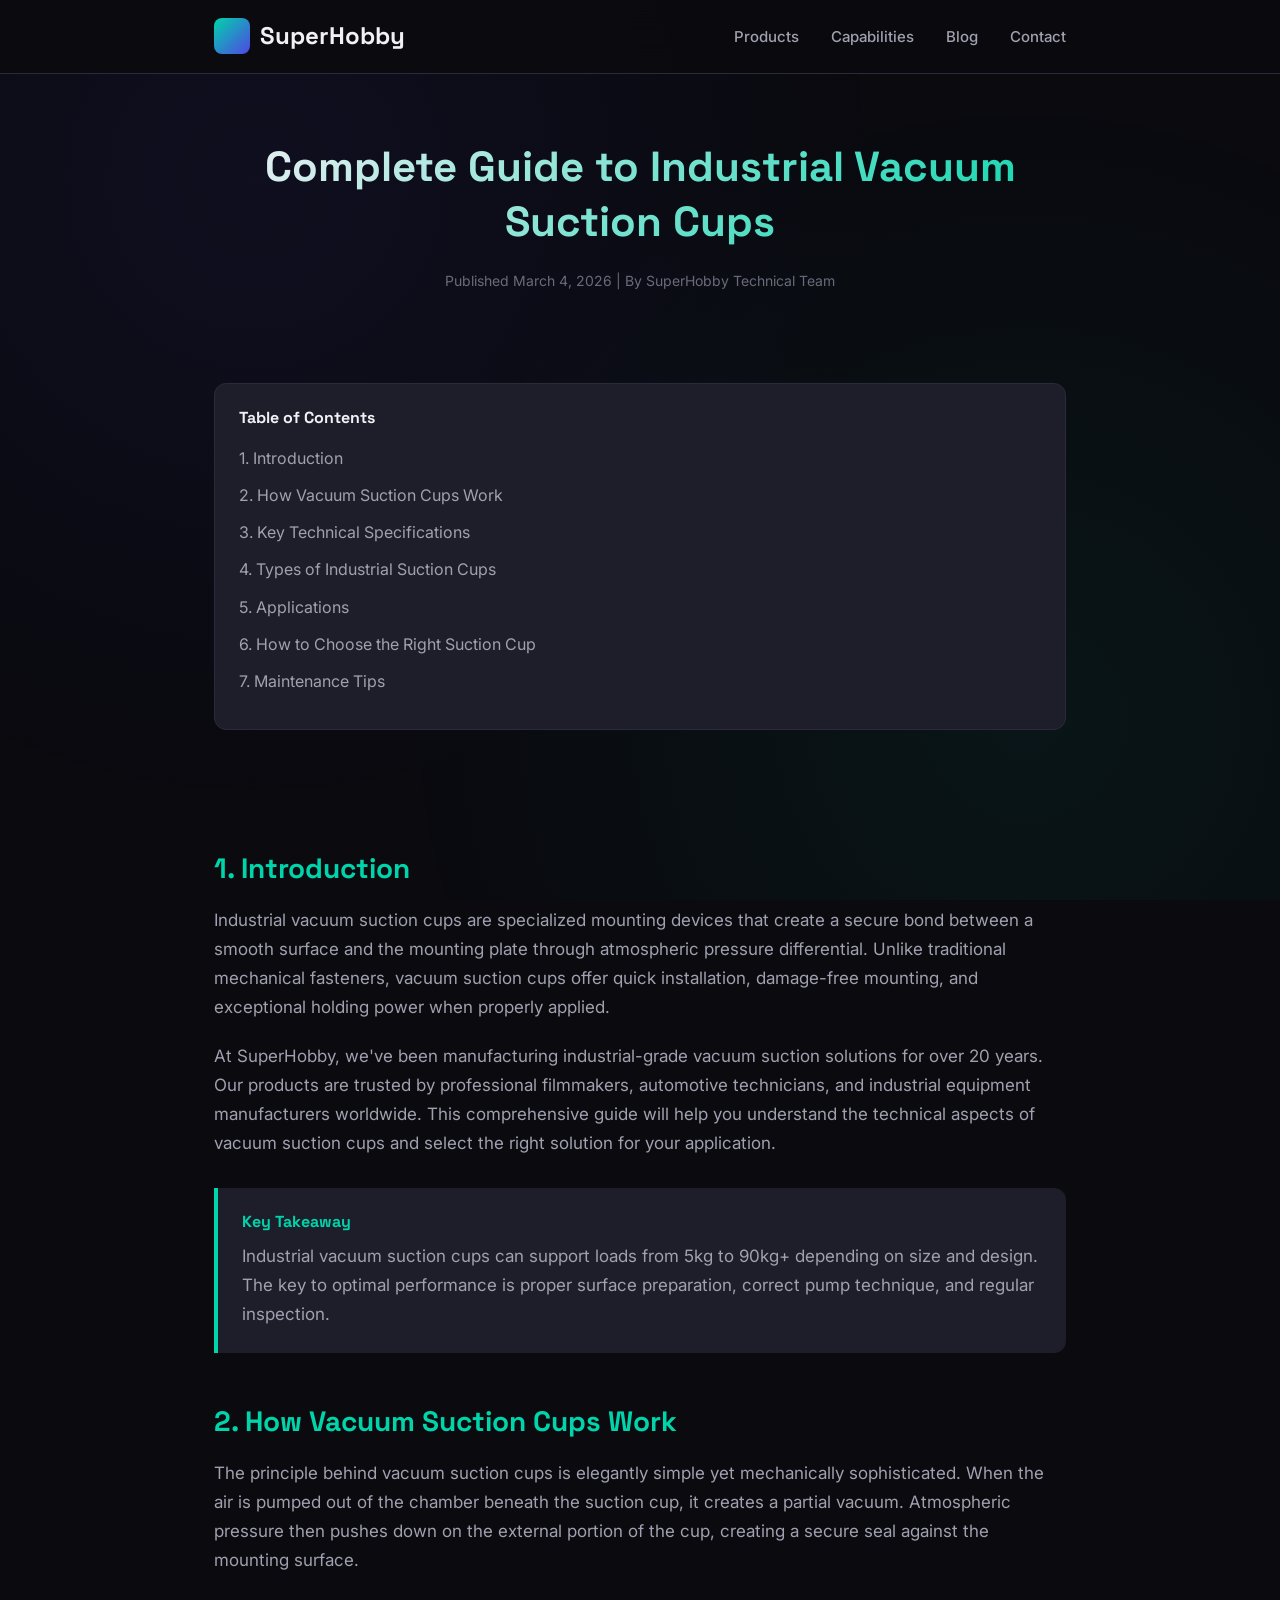
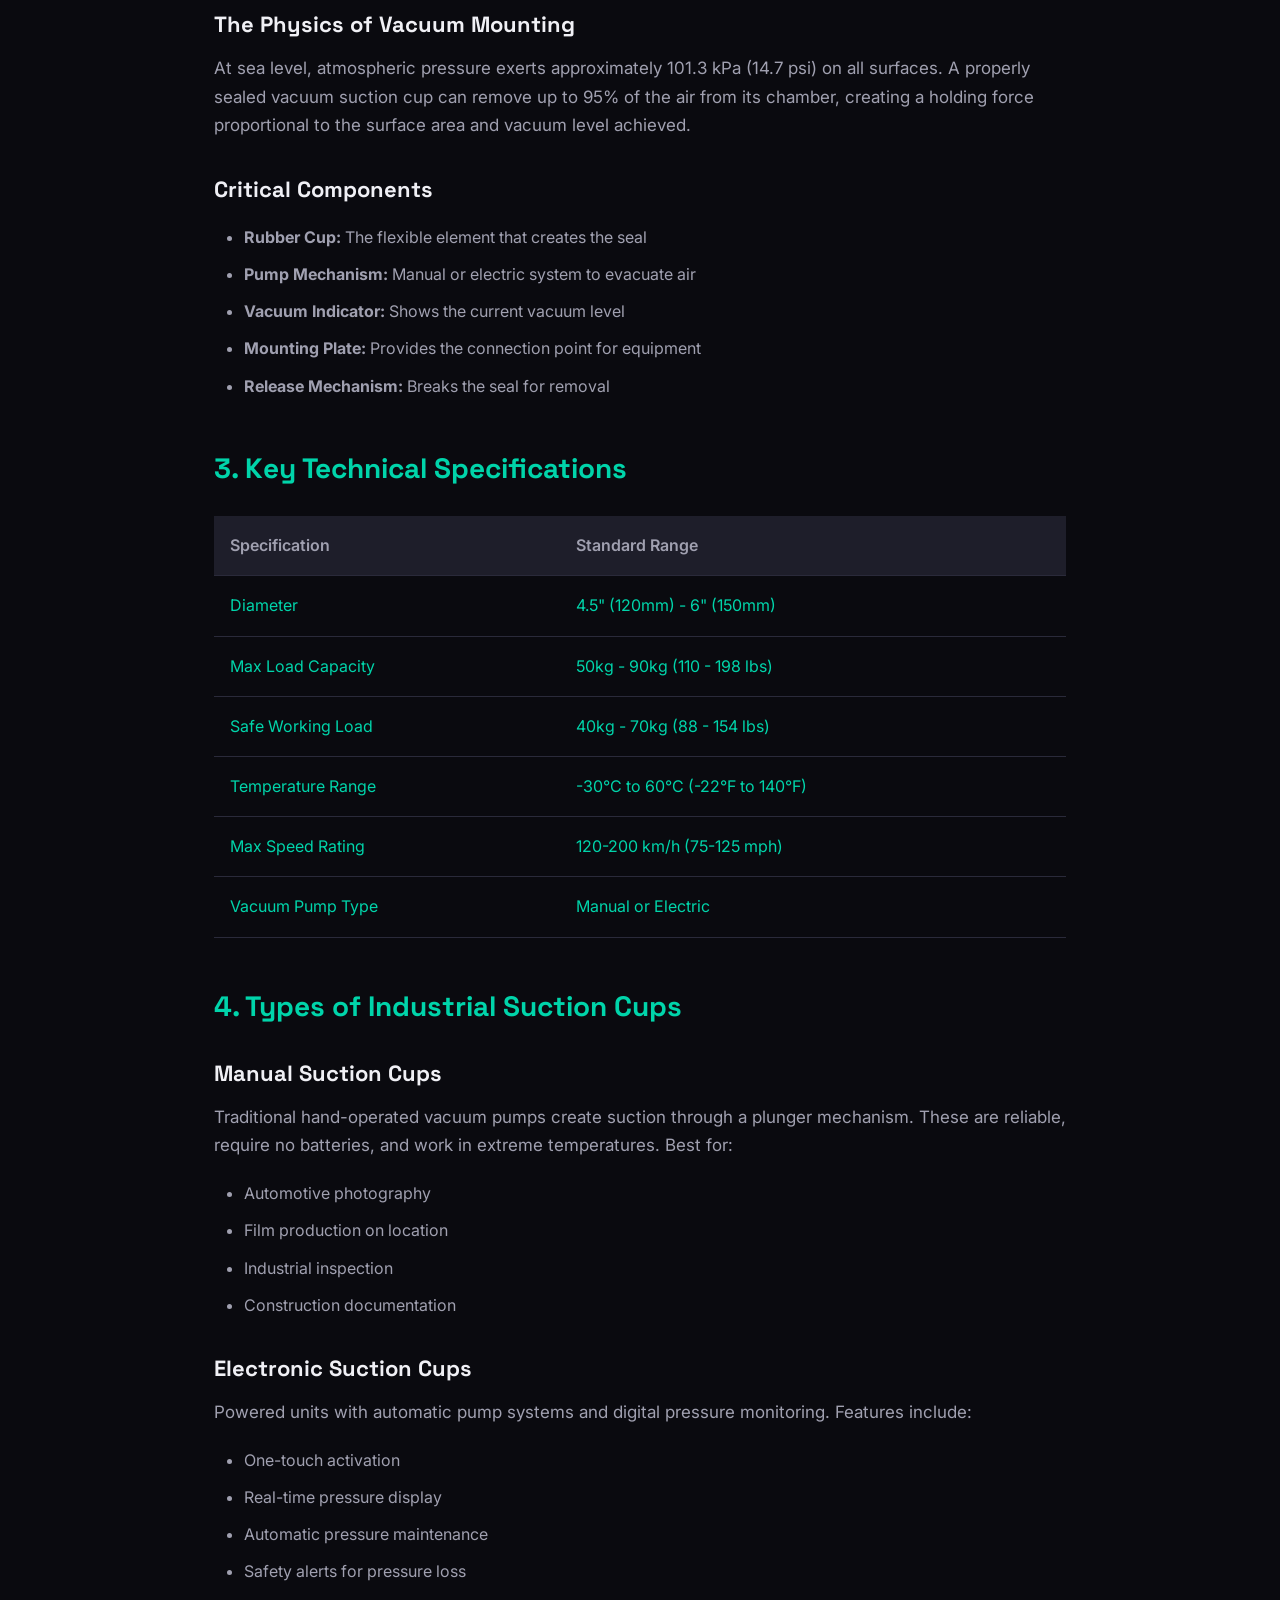
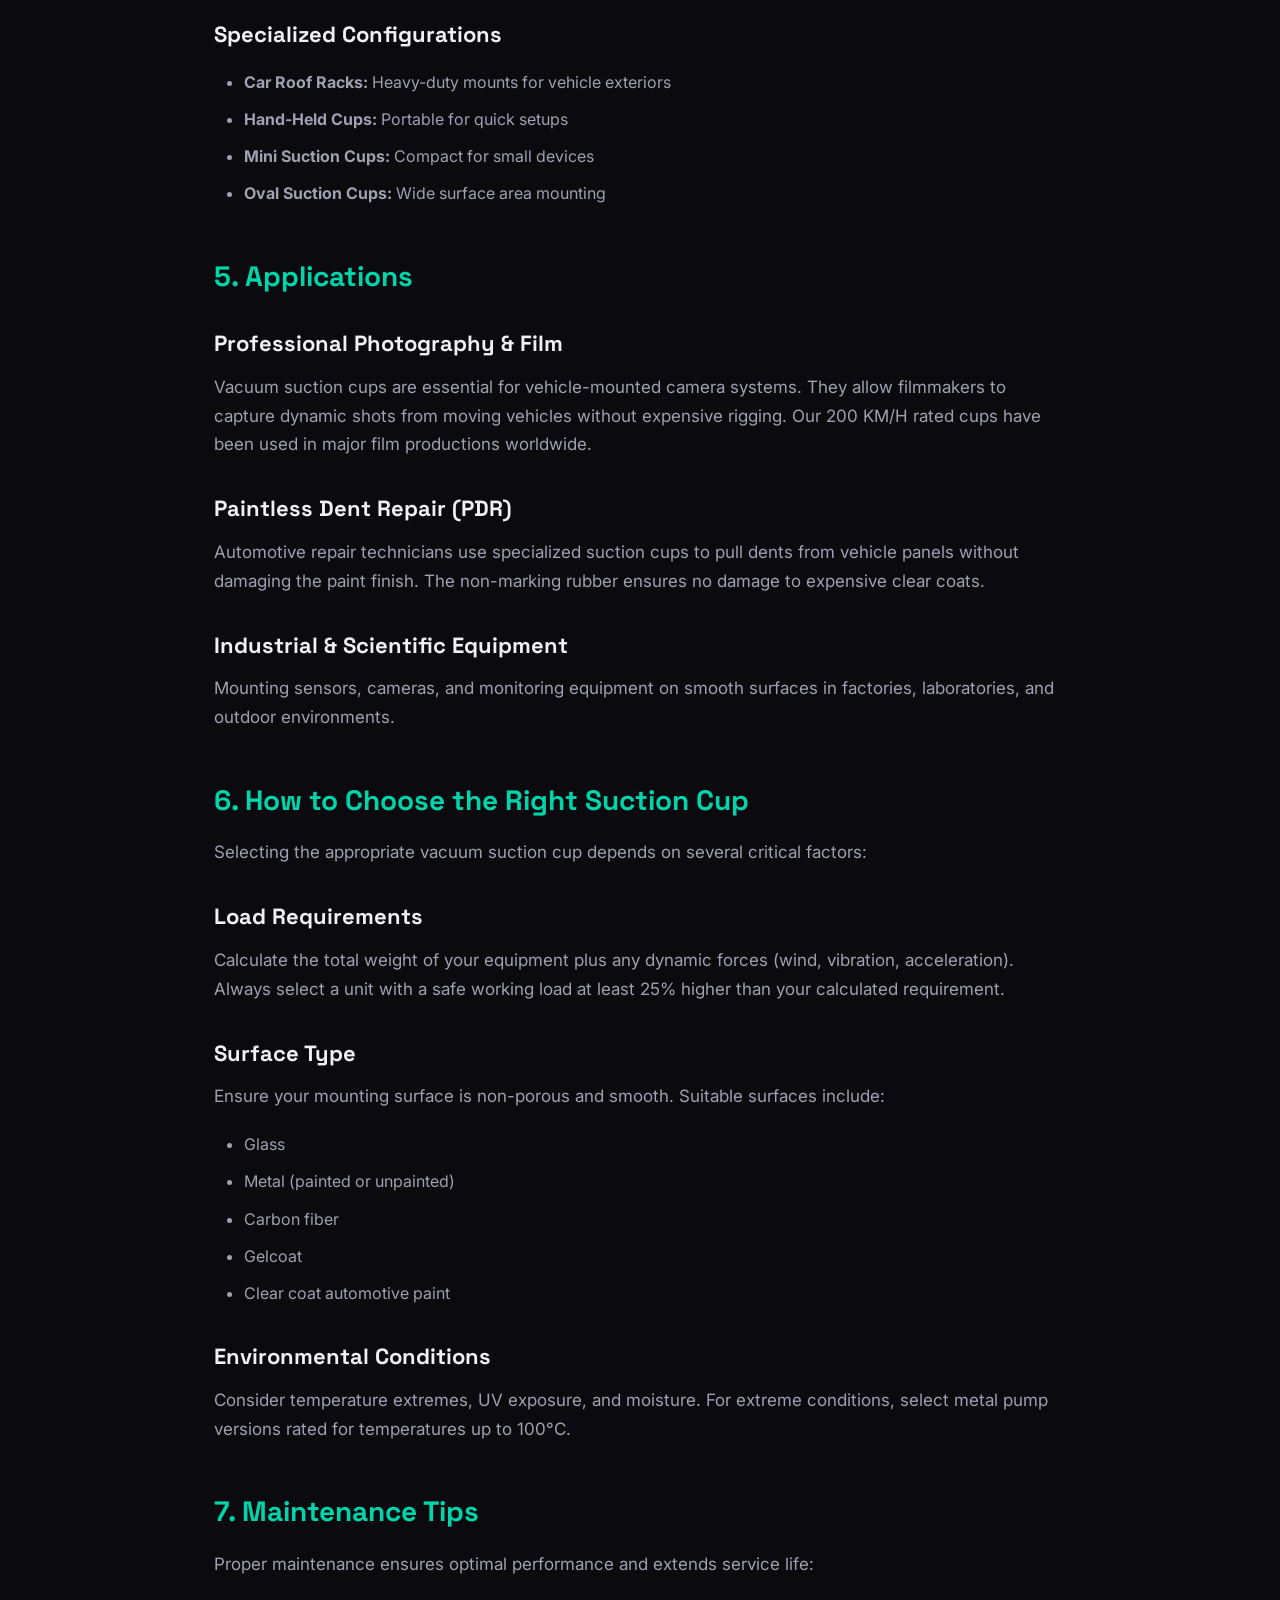
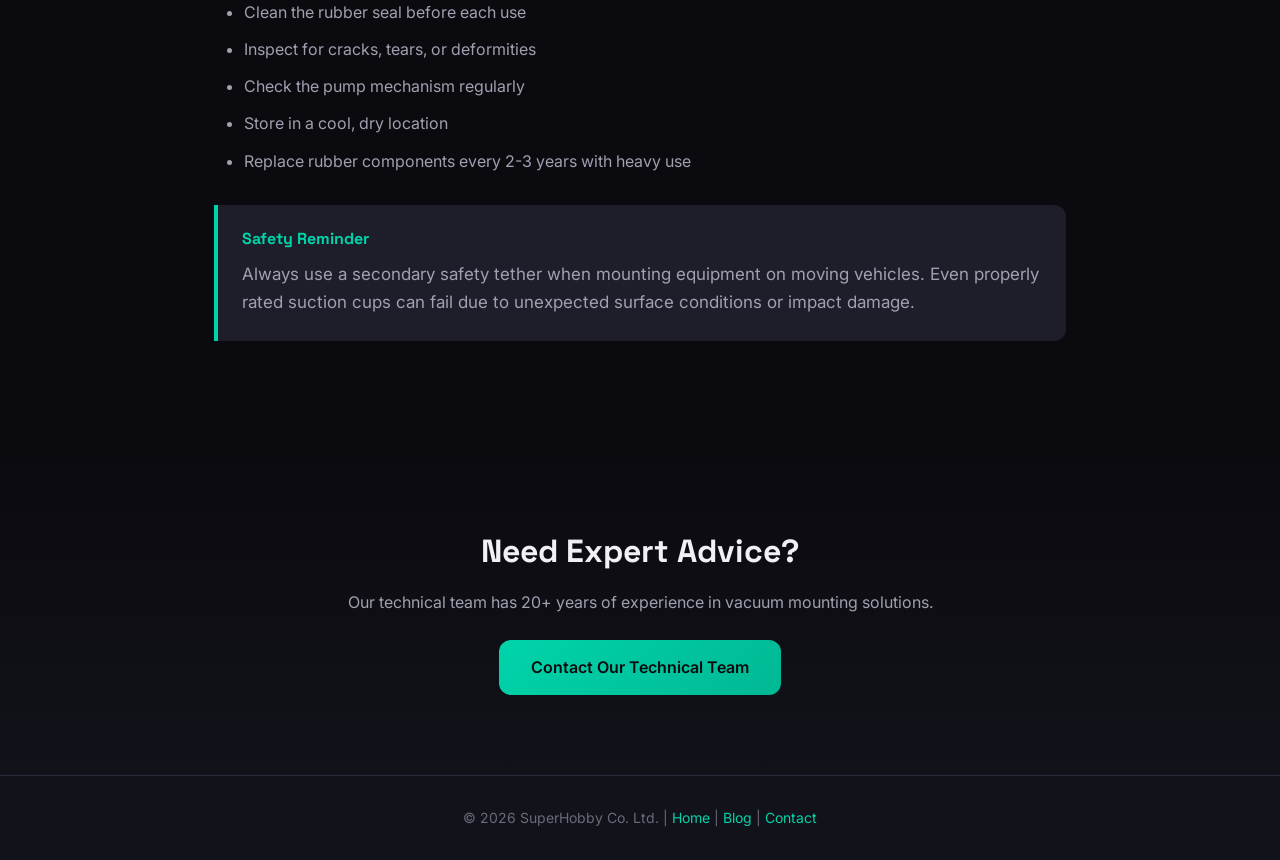
<file: blog/industrial-vacuum-suction-cup-guide.html>
<!DOCTYPE html>
<html lang="en">
<head>
    <meta charset="UTF-8">
    <meta name="viewport" content="width=device-width, initial-scale=1.0">
    <title>Complete Guide to Industrial Vacuum Suction Cups | Technical Overview</title>
    <meta name="description" content="Comprehensive guide on industrial vacuum suction cups. Learn about technical specifications, applications, and how to choose the right suction cup mount for your needs. Expert insights from 20+ year OEM manufacturer.">
    <meta name="keywords" content="vacuum suction cup guide, industrial suction cup technical, how to choose suction cup, vacuum mount specifications, heavy duty suction cup, camera mount guide">
    
    <!-- SEO Tags -->
    <meta name="author" content="SuperHobby Co. Ltd.">
    <meta name="robots" content="index, follow">
    <link rel="canonical" href="https://evacuumcup.com/blog/industrial-vacuum-suction-cup-guide.html">
    
    <link rel="preconnect" href="https://fonts.googleapis.com">
    <link href="https://fonts.googleapis.com/css2?family=Inter:wght@400;500;600;700&family=Space+Grotesk:wght@500;700&display=swap" rel="stylesheet">
    
    <script type="application/ld+json">
    {
      "@context": "https://schema.org",
      "@type": "Article",
      "headline": "Complete Guide to Industrial Vacuum Suction Cups",
      "description": "Comprehensive guide on industrial vacuum suction cups technical specifications and applications.",
      "author": {
        "@type": "Organization",
        "name": "SuperHobby Co. Ltd."
      },
      "datePublished": "2026-03-04",
      "dateModified": "2026-03-04"
    }
    </script>
    
    <style>
        :root {
            --color-bg: #0a0a0f;
            --color-bg-secondary: #12121a;
            --color-bg-tertiary: #1a1a24;
            --color-surface: #1e1e2a;
            --color-border: #2a2a3a;
            --color-text: #f0f0f5;
            --color-text-secondary: #a0a0b0;
            --color-text-muted: #6a6a7a;
            --color-accent: #00d4aa;
            --color-primary: #4f46e5;
            --font-sans: 'Inter', -apple-system, BlinkMacSystemFont, sans-serif;
            --font-display: 'Space Grotesk', sans-serif;
        }
        
        * { margin: 0; padding: 0; box-sizing: border-box; }
        body { font-family: var(--font-sans); background: var(--color-bg); color: var(--color-text); line-height: 1.7; }
        body::before { content: ''; position: fixed; top: 0; left: 0; right: 0; bottom: 0; background: radial-gradient(circle at 20% 20%, rgba(79, 70, 229, 0.08) 0%, transparent 50%), radial-gradient(circle at 80% 80%, rgba(0, 212, 170, 0.06) 0%, transparent 50%); pointer-events: none; z-index: -1; }
        h1, h2, h3, h4 { font-family: var(--font-display); font-weight: 700; line-height: 1.3; }
        .container { max-width: 900px; margin: 0 auto; padding: 0 24px; }
        
        nav { position: fixed; top: 0; left: 0; right: 0; z-index: 1000; background: rgba(10, 10, 15, 0.9); backdrop-filter: blur(20px); border-bottom: 1px solid var(--color-border); }
        .nav-inner { display: flex; align-items: center; justify-content: space-between; padding: 16px 0; }
        .logo { font-family: var(--font-display); font-size: 24px; font-weight: 700; color: var(--color-text); text-decoration: none; display: flex; align-items: center; gap: 10px; }
        .logo-icon { width: 36px; height: 36px; background: linear-gradient(135deg, var(--color-accent), var(--color-primary)); border-radius: 8px; }
        .nav-links { display: flex; gap: 32px; list-style: none; }
        .nav-links a { color: var(--color-text-secondary); text-decoration: none; font-size: 15px; font-weight: 500; }
        .nav-links a:hover { color: var(--color-accent); }
        
        .article-header { padding: 140px 0 60px; text-align: center; }
        .article-header h1 { font-size: 42px; margin-bottom: 20px; background: linear-gradient(135deg, var(--color-text) 0%, var(--color-accent) 100%); -webkit-background-clip: text; -webkit-text-fill-color: transparent; }
        .article-meta { color: var(--color-text-muted); font-size: 14px; }
        
        .article-content { padding: 40px 0 80px; }
        .article-content h2 { font-size: 28px; margin: 50px 0 20px; color: var(--color-accent); }
        .article-content h3 { font-size: 22px; margin: 35px 0 15px; }
        .article-content p { font-size: 17px; color: var(--color-text-secondary); margin-bottom: 20px; }
        .article-content ul, .article-content ol { margin: 20px 0 20px 30px; color: var(--color-text-secondary); }
        .article-content li { margin-bottom: 10px; }
        
        .highlight-box { background: var(--color-surface); border-left: 4px solid var(--color-accent); padding: 24px; margin: 30px 0; border-radius: 0 12px 12px 0; }
        .highlight-box h4 { color: var(--color-accent); margin-bottom: 10px; }
        .highlight-box p { margin-bottom: 0; }
        
        .specs-table { width: 100%; border-collapse: collapse; margin: 30px 0; }
        .specs-table th, .specs-table td { padding: 16px; text-align: left; border-bottom: 1px solid var(--color-border); }
        .specs-table th { background: var(--color-surface); color: var(--color-text-secondary); font-weight: 600; }
        .specs-table td { color: var(--color-accent); }
        
        .toc { background: var(--color-surface); border: 1px solid var(--color-border); border-radius: 12px; padding: 24px; margin: 30px 0; }
        .toc h4 { margin-bottom: 16px; color: var(--color-text); }
        .toc ul { margin: 0; list-style: none; }
        .toc li { margin-bottom: 10px; }
        .toc a { color: var(--color-text-secondary); text-decoration: none; }
        .toc a:hover { color: var(--color-accent); }
        
        .cta-section { background: linear-gradient(180deg, var(--color-bg) 0%, var(--color-bg-secondary) 100%); padding: 80px 0; text-align: center; }
        .cta h2 { font-size: 32px; margin-bottom: 16px; }
        .cta p { color: var(--color-text-secondary); margin-bottom: 24px; }
        .btn { display: inline-block; background: linear-gradient(135deg, var(--color-accent), #00b894); color: #0a0a0f; padding: 14px 32px; border-radius: 12px; font-weight: 600; text-decoration: none; }
        
        footer { background: var(--color-bg-secondary); border-top: 1px solid var(--color-border); padding: 30px 0; text-align: center; }
        footer p { color: var(--color-text-muted); font-size: 14px; }
        footer a { color: var(--color-accent); text-decoration: none; }
        
        @media (max-width: 768px) {
            .article-header h1 { font-size: 28px; }
            .nav-links { display: none; }
        }
    </style>
</head>
<body>
    <nav>
        <div class="container">
            <div class="nav-inner">
                <a href="/" class="logo"><div class="logo-icon"></div>SuperHobby</a>
                <ul class="nav-links">
                    <li><a href="/#products">Products</a></li>
                    <li><a href="/#capabilities">Capabilities</a></li>
                    <li><a href="/blog/">Blog</a></li>
                    <li><a href="#contact">Contact</a></li>
                </ul>
            </div>
        </div>
    </nav>

    <article>
        <header class="article-header">
            <div class="container">
                <h1>Complete Guide to Industrial Vacuum Suction Cups</h1>
                <p class="article-meta">Published March 4, 2026 | By SuperHobby Technical Team</p>
            </div>
        </header>
        
        <div class="container">
            <div class="toc">
                <h4>Table of Contents</h4>
                <ul>
                    <li><a href="#introduction">1. Introduction</a></li>
                    <li><a href="#working-principle">2. How Vacuum Suction Cups Work</a></li>
                    <li><a href="#specifications">3. Key Technical Specifications</a></li>
                    <li><a href="#types">4. Types of Industrial Suction Cups</a></li>
                    <li><a href="#applications">5. Applications</a></li>
                    <li><a href="#selection-guide">6. How to Choose the Right Suction Cup</a></li>
                    <li><a href="#maintenance">7. Maintenance Tips</a></li>
                </ul>
            </div>
        </div>
        
        <div class="article-content">
            <div class="container">
                <h2 id="introduction">1. Introduction</h2>
                <p>Industrial vacuum suction cups are specialized mounting devices that create a secure bond between a smooth surface and the mounting plate through atmospheric pressure differential. Unlike traditional mechanical fasteners, vacuum suction cups offer quick installation, damage-free mounting, and exceptional holding power when properly applied.</p>
                <p>At SuperHobby, we've been manufacturing industrial-grade vacuum suction solutions for over 20 years. Our products are trusted by professional filmmakers, automotive technicians, and industrial equipment manufacturers worldwide. This comprehensive guide will help you understand the technical aspects of vacuum suction cups and select the right solution for your application.</p>
                
                <div class="highlight-box">
                    <h4>Key Takeaway</h4>
                    <p>Industrial vacuum suction cups can support loads from 5kg to 90kg+ depending on size and design. The key to optimal performance is proper surface preparation, correct pump technique, and regular inspection.</p>
                </div>
                
                <h2 id="working-principle">2. How Vacuum Suction Cups Work</h2>
                <p>The principle behind vacuum suction cups is elegantly simple yet mechanically sophisticated. When the air is pumped out of the chamber beneath the suction cup, it creates a partial vacuum. Atmospheric pressure then pushes down on the external portion of the cup, creating a secure seal against the mounting surface.</p>
                
                <h3>The Physics of Vacuum Mounting</h3>
                <p>At sea level, atmospheric pressure exerts approximately 101.3 kPa (14.7 psi) on all surfaces. A properly sealed vacuum suction cup can remove up to 95% of the air from its chamber, creating a holding force proportional to the surface area and vacuum level achieved.</p>
                
                <h3>Critical Components</h3>
                <ul>
                    <li><strong>Rubber Cup:</strong> The flexible element that creates the seal</li>
                    <li><strong>Pump Mechanism:</strong> Manual or electric system to evacuate air</li>
                    <li><strong>Vacuum Indicator:</strong> Shows the current vacuum level</li>
                    <li><strong>Mounting Plate:</strong> Provides the connection point for equipment</li>
                    <li><strong>Release Mechanism:</strong> Breaks the seal for removal</li>
                </ul>
                
                <h2 id="specifications">3. Key Technical Specifications</h2>
                <table class="specs-table">
                    <tr><th>Specification</th><th>Standard Range</th></tr>
                    <tr><td>Diameter</td><td>4.5" (120mm) - 6" (150mm)</td></tr>
                    <tr><td>Max Load Capacity</td><td>50kg - 90kg (110 - 198 lbs)</td></tr>
                    <tr><td>Safe Working Load</td><td>40kg - 70kg (88 - 154 lbs)</td></tr>
                    <tr><td>Temperature Range</td><td>-30°C to 60°C (-22°F to 140°F)</td></tr>
                    <tr><td>Max Speed Rating</td><td>120-200 km/h (75-125 mph)</td></tr>
                    <tr><td>Vacuum Pump Type</td><td>Manual or Electric</td></tr>
                </table>
                
                <h2 id="types">4. Types of Industrial Suction Cups</h2>
                <h3>Manual Suction Cups</h3>
                <p>Traditional hand-operated vacuum pumps create suction through a plunger mechanism. These are reliable, require no batteries, and work in extreme temperatures. Best for:</p>
                <ul>
                    <li>Automotive photography</li>
                    <li>Film production on location</li>
                    <li>Industrial inspection</li>
                    <li>Construction documentation</li>
                </ul>
                
                <h3>Electronic Suction Cups</h3>
                <p>Powered units with automatic pump systems and digital pressure monitoring. Features include:</p>
                <ul>
                    <li>One-touch activation</li>
                    <li>Real-time pressure display</li>
                    <li>Automatic pressure maintenance</li>
                    <li>Safety alerts for pressure loss</li>
                </ul>
                
                <h3>Specialized Configurations</h3>
                <ul>
                    <li><strong>Car Roof Racks:</strong> Heavy-duty mounts for vehicle exteriors</li>
                    <li><strong>Hand-Held Cups:</strong> Portable for quick setups</li>
                    <li><strong>Mini Suction Cups:</strong> Compact for small devices</li>
                    <li><strong>Oval Suction Cups:</strong> Wide surface area mounting</li>
                </ul>
                
                <h2 id="applications">5. Applications</h2>
                <h3>Professional Photography & Film</h3>
                <p>Vacuum suction cups are essential for vehicle-mounted camera systems. They allow filmmakers to capture dynamic shots from moving vehicles without expensive rigging. Our 200 KM/H rated cups have been used in major film productions worldwide.</p>
                
                <h3>Paintless Dent Repair (PDR)</h3>
                <p>Automotive repair technicians use specialized suction cups to pull dents from vehicle panels without damaging the paint finish. The non-marking rubber ensures no damage to expensive clear coats.</p>
                
                <h3>Industrial & Scientific Equipment</h3>
                <p>Mounting sensors, cameras, and monitoring equipment on smooth surfaces in factories, laboratories, and outdoor environments.</p>
                
                <h2 id="selection-guide">6. How to Choose the Right Suction Cup</h2>
                <p>Selecting the appropriate vacuum suction cup depends on several critical factors:</p>
                
                <h3>Load Requirements</h3>
                <p>Calculate the total weight of your equipment plus any dynamic forces (wind, vibration, acceleration). Always select a unit with a safe working load at least 25% higher than your calculated requirement.</p>
                
                <h3>Surface Type</h3>
                <p>Ensure your mounting surface is non-porous and smooth. Suitable surfaces include:</p>
                <ul>
                    <li>Glass</li>
                    <li>Metal (painted or unpainted)</li>
                    <li>Carbon fiber</li>
                    <li>Gelcoat</li>
                    <li>Clear coat automotive paint</li>
                </ul>
                
                <h3>Environmental Conditions</h3>
                <p>Consider temperature extremes, UV exposure, and moisture. For extreme conditions, select metal pump versions rated for temperatures up to 100°C.</p>
                
                <h2 id="maintenance">7. Maintenance Tips</h2>
                <p>Proper maintenance ensures optimal performance and extends service life:</p>
                <ul>
                    <li>Clean the rubber seal before each use</li>
                    <li>Inspect for cracks, tears, or deformities</li>
                    <li>Check the pump mechanism regularly</li>
                    <li>Store in a cool, dry location</li>
                    <li>Replace rubber components every 2-3 years with heavy use</li>
                </ul>
                
                <div class="highlight-box">
                    <h4>Safety Reminder</h4>
                    <p>Always use a secondary safety tether when mounting equipment on moving vehicles. Even properly rated suction cups can fail due to unexpected surface conditions or impact damage.</p>
                </div>
            </div>
        </div>
        
        <section id="contact" class="cta-section">
            <div class="container">
                <div class="cta">
                    <h2>Need Expert Advice?</h2>
                    <p>Our technical team has 20+ years of experience in vacuum mounting solutions.</p>
                    <a href="mailto:sales@superhobby.com" class="btn">Contact Our Technical Team</a>
                </div>
            </div>
        </section>
    </article>
    
    <footer>
        <div class="container">
            <p>© 2026 SuperHobby Co. Ltd. | <a href="/">Home</a> | <a href="/blog/">Blog</a> | <a href="#contact">Contact</a></p>
        </div>
    </footer>
</body>
</html>
</file>
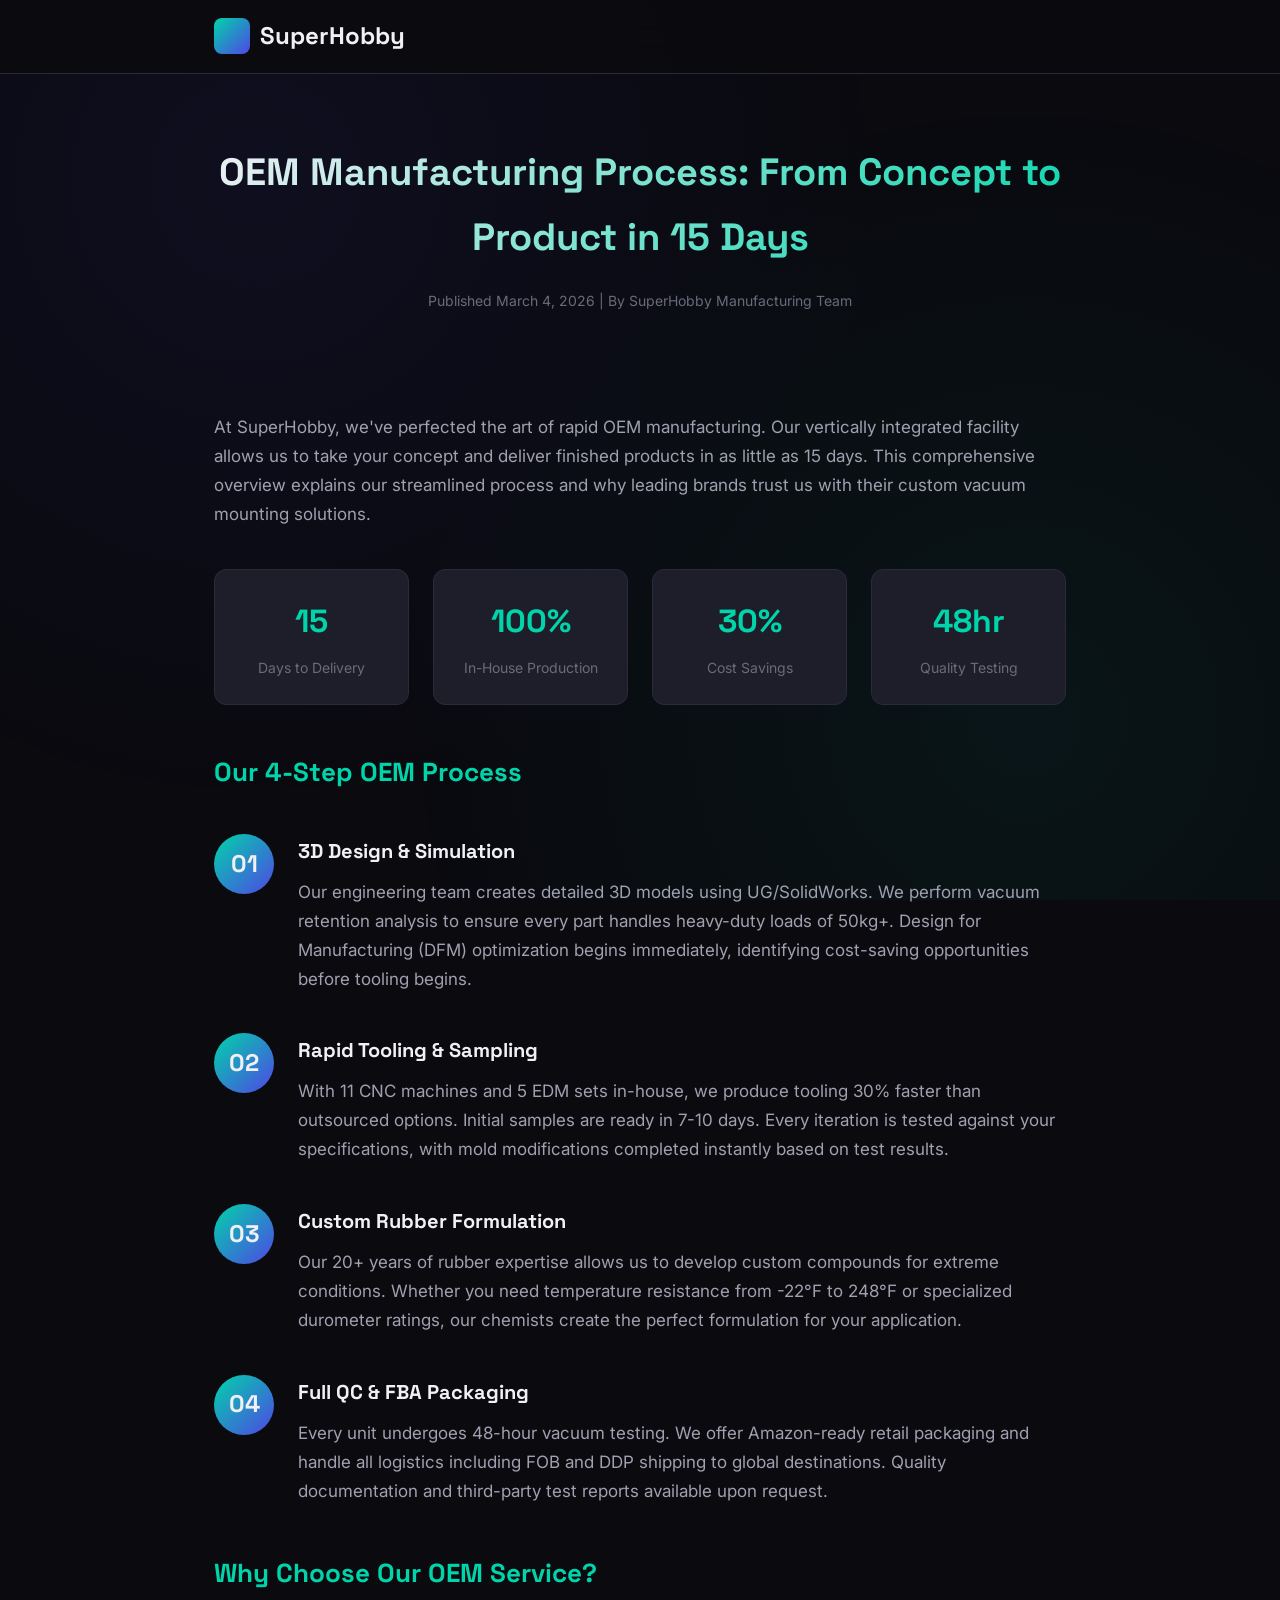
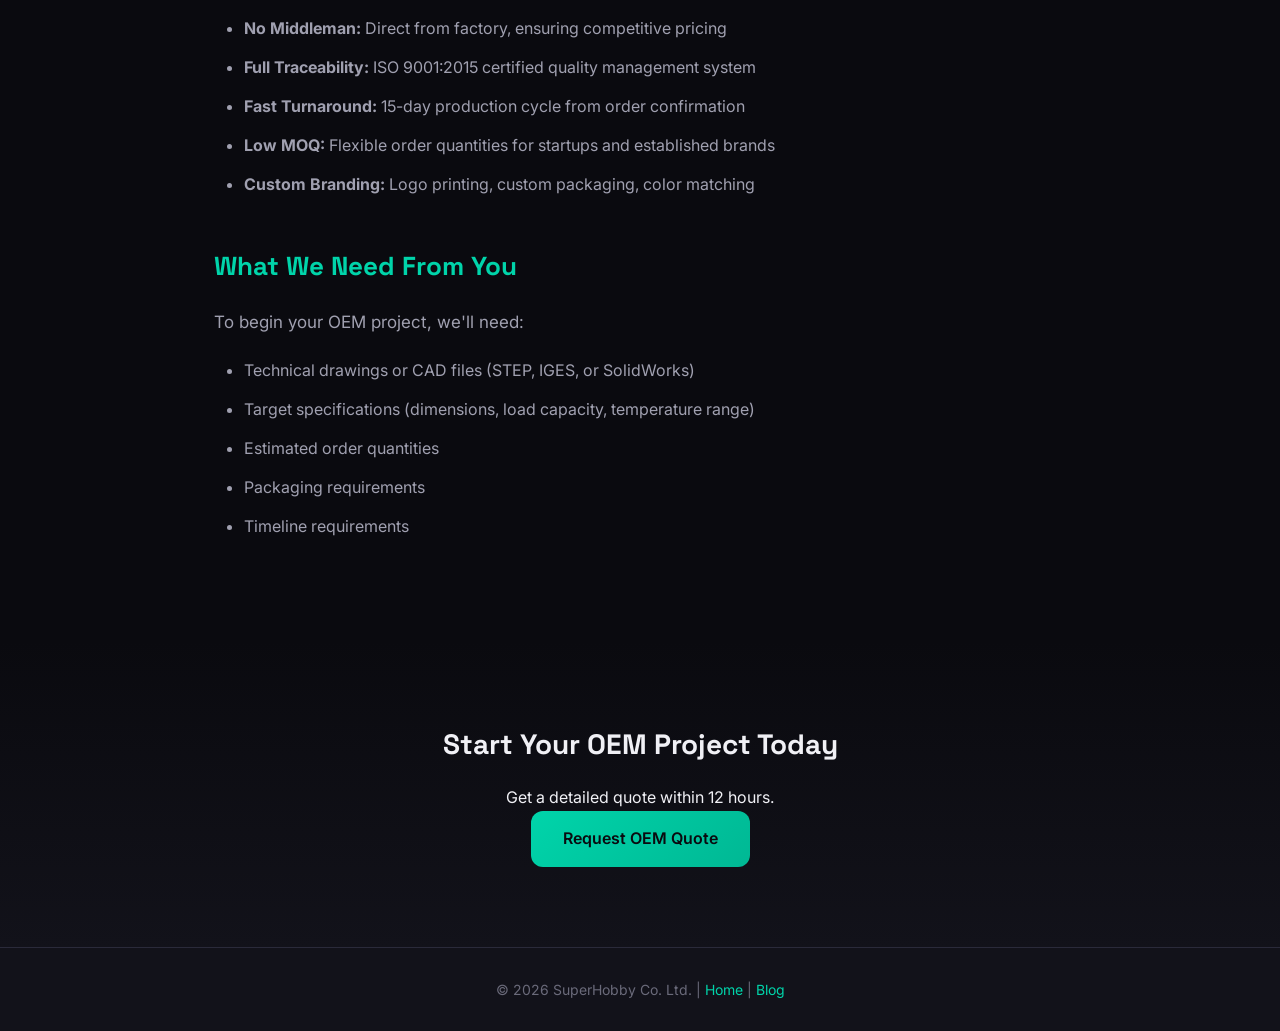
<file: blog/oem-manufacturing-process.html>
<!DOCTYPE html>
<html lang="en">
<head>
    <meta charset="UTF-8">
    <meta name="viewport" content="width=device-width, initial-scale=1.0">
    <title>OEM Manufacturing Process: From Concept to Product in 15 Days</title>
    <meta name="description" content="Learn about our streamlined OEM manufacturing process. From 3D design to mass production, we deliver custom vacuum suction cup solutions in just 15 days. ISO 9001 certified factory.">
    <meta name="keywords" content="OEM manufacturing, custom suction cup manufacturing, OEM process, vacuum cup factory, custom product development, 15 day production">
    
    <link rel="canonical" href="https://evacuumcup.com/blog/oem-manufacturing-process.html">
    <link rel="preconnect" href="https://fonts.googleapis.com">
    <link href="https://fonts.googleapis.com/css2?family=Inter:wght@400;500;600;700&family=Space+Grotesk:wght@500;700&display=swap" rel="stylesheet">
    
    <style>
        :root { --color-bg: #0a0a0f; --color-bg-secondary: #12121a; --color-surface: #1e1e2a; --color-border: #2a2a3a; --color-text: #f0f0f5; --color-text-secondary: #a0a0b0; --color-text-muted: #6a6a7a; --color-accent: #00d4aa; --color-primary: #4f46e5; --font-sans: 'Inter', sans-serif; --font-display: 'Space Grotesk', sans-serif; }
        * { margin: 0; padding: 0; box-sizing: border-box; }
        body { font-family: var(--font-sans); background: var(--color-bg); color: var(--color-text); line-height: 1.7; }
        body::before { content: ''; position: fixed; top: 0; left: 0; right: 0; bottom: 0; background: radial-gradient(circle at 20% 20%, rgba(79, 70, 229, 0.08) 0%, transparent 50%), radial-gradient(circle at 80% 80%, rgba(0, 212, 170, 0.06) 0%, transparent 50%); pointer-events: none; z-index: -1; }
        h1, h2, h3 { font-family: var(--font-display); font-weight: 700; }
        .container { max-width: 900px; margin: 0 auto; padding: 0 24px; }
        
        nav { position: fixed; top: 0; left: 0; right: 0; z-index: 1000; background: rgba(10, 10, 15, 0.9); backdrop-filter: blur(20px); border-bottom: 1px solid var(--color-border); }
        .nav-inner { display: flex; align-items: center; justify-content: space-between; padding: 16px 0; }
        .logo { font-family: var(--font-display); font-size: 24px; font-weight: 700; color: var(--color-text); text-decoration: none; display: flex; align-items: center; gap: 10px; }
        .logo-icon { width: 36px; height: 36px; background: linear-gradient(135deg, var(--color-accent), var(--color-primary)); border-radius: 8px; }
        
        .article-header { padding: 140px 0 60px; text-align: center; }
        .article-header h1 { font-size: 38px; margin-bottom: 20px; background: linear-gradient(135deg, var(--color-text) 0%, var(--color-accent) 100%); -webkit-background-clip: text; -webkit-text-fill-color: transparent; }
        .article-meta { color: var(--color-text-muted); font-size: 14px; }
        
        .article-content { padding: 40px 0 80px; }
        .article-content h2 { font-size: 26px; margin: 45px 0 20px; color: var(--color-accent); }
        .article-content p { font-size: 17px; color: var(--color-text-secondary); margin-bottom: 20px; }
        .article-content ul { margin: 20px 0 20px 30px; color: var(--color-text-secondary); }
        .article-content li { margin-bottom: 12px; }
        
        .process-steps { margin: 40px 0; }
        .process-step { display: flex; gap: 24px; margin-bottom: 40px; }
        .step-number { width: 60px; height: 60px; background: linear-gradient(135deg, var(--color-accent), var(--color-primary)); border-radius: 50%; display: flex; align-items: center; justify-content: center; font-family: var(--font-display); font-size: 24px; font-weight: 700; flex-shrink: 0; }
        .step-content h3 { font-size: 20px; margin-bottom: 10px; }
        .step-content p { margin-bottom: 0; }
        
        .stats-grid { display: grid; grid-template-columns: repeat(4, 1fr); gap: 24px; margin: 40px 0; }
        .stat-card { background: var(--color-surface); border: 1px solid var(--color-border); border-radius: 12px; padding: 24px; text-align: center; }
        .stat-value { font-family: var(--font-display); font-size: 32px; font-weight: 700; color: var(--color-accent); }
        .stat-label { font-size: 14px; color: var(--color-text-muted); margin-top: 8px; }
        
        .cta-section { background: linear-gradient(180deg, var(--color-bg) 0%, var(--color-bg-secondary) 100%); padding: 80px 0; text-align: center; }
        .cta h2 { font-size: 28px; margin-bottom: 16px; }
        .btn { display: inline-block; background: linear-gradient(135deg, var(--color-accent), #00b894); color: #0a0a0f; padding: 14px 32px; border-radius: 12px; font-weight: 600; text-decoration: none; }
        
        footer { background: var(--color-bg-secondary); border-top: 1px solid var(--color-border); padding: 30px 0; text-align: center; }
        footer p { color: var(--color-text-muted); font-size: 14px; }
        footer a { color: var(--color-accent); text-decoration: none; }
        
        @media (max-width: 768px) {
            .stats-grid { grid-template-columns: repeat(2, 1fr); }
            .process-step { flex-direction: column; }
            .article-header h1 { font-size: 28px; }
        }
    </style>
</head>
<body>
    <nav>
        <div class="container">
            <div class="nav-inner">
                <a href="/" class="logo"><div class="logo-icon"></div>SuperHobby</a>
            </div>
        </div>
    </nav>

    <article>
        <header class="article-header">
            <div class="container">
                <h1>OEM Manufacturing Process: From Concept to Product in 15 Days</h1>
                <p class="article-meta">Published March 4, 2026 | By SuperHobby Manufacturing Team</p>
            </div>
        </header>
        
        <div class="article-content">
            <div class="container">
                <p>At SuperHobby, we've perfected the art of rapid OEM manufacturing. Our vertically integrated facility allows us to take your concept and deliver finished products in as little as 15 days. This comprehensive overview explains our streamlined process and why leading brands trust us with their custom vacuum mounting solutions.</p>
                
                <div class="stats-grid">
                    <div class="stat-card">
                        <div class="stat-value">15</div>
                        <div class="stat-label">Days to Delivery</div>
                    </div>
                    <div class="stat-card">
                        <div class="stat-value">100%</div>
                        <div class="stat-label">In-House Production</div>
                    </div>
                    <div class="stat-card">
                        <div class="stat-value">30%</div>
                        <div class="stat-label">Cost Savings</div>
                    </div>
                    <div class="stat-card">
                        <div class="stat-value">48hr</div>
                        <div class="stat-label">Quality Testing</div>
                    </div>
                </div>
                
                <h2>Our 4-Step OEM Process</h2>
                
                <div class="process-steps">
                    <div class="process-step">
                        <div class="step-number">01</div>
                        <div class="step-content">
                            <h3>3D Design & Simulation</h3>
                            <p>Our engineering team creates detailed 3D models using UG/SolidWorks. We perform vacuum retention analysis to ensure every part handles heavy-duty loads of 50kg+. Design for Manufacturing (DFM) optimization begins immediately, identifying cost-saving opportunities before tooling begins.</p>
                        </div>
                    </div>
                    
                    <div class="process-step">
                        <div class="step-number">02</div>
                        <div class="step-content">
                            <h3>Rapid Tooling & Sampling</h3>
                            <p>With 11 CNC machines and 5 EDM sets in-house, we produce tooling 30% faster than outsourced options. Initial samples are ready in 7-10 days. Every iteration is tested against your specifications, with mold modifications completed instantly based on test results.</p>
                        </div>
                    </div>
                    
                    <div class="process-step">
                        <div class="step-number">03</div>
                        <div class="step-content">
                            <h3>Custom Rubber Formulation</h3>
                            <p>Our 20+ years of rubber expertise allows us to develop custom compounds for extreme conditions. Whether you need temperature resistance from -22°F to 248°F or specialized durometer ratings, our chemists create the perfect formulation for your application.</p>
                        </div>
                    </div>
                    
                    <div class="process-step">
                        <div class="step-number">04</div>
                        <div class="step-content">
                            <h3>Full QC & FBA Packaging</h3>
                            <p>Every unit undergoes 48-hour vacuum testing. We offer Amazon-ready retail packaging and handle all logistics including FOB and DDP shipping to global destinations. Quality documentation and third-party test reports available upon request.</p>
                        </div>
                    </div>
                </div>
                
                <h2>Why Choose Our OEM Service?</h2>
                
                <ul>
                    <li><strong>No Middleman:</strong> Direct from factory, ensuring competitive pricing</li>
                    <li><strong>Full Traceability:</strong> ISO 9001:2015 certified quality management system</li>
                    <li><strong>Fast Turnaround:</strong> 15-day production cycle from order confirmation</li>
                    <li><strong>Low MOQ:</strong> Flexible order quantities for startups and established brands</li>
                    <li><strong>Custom Branding:</strong> Logo printing, custom packaging, color matching</li>
                </ul>
                
                <h2>What We Need From You</h2>
                <p>To begin your OEM project, we'll need:</p>
                <ul>
                    <li>Technical drawings or CAD files (STEP, IGES, or SolidWorks)</li>
                    <li>Target specifications (dimensions, load capacity, temperature range)</li>
                    <li>Estimated order quantities</li>
                    <li>Packaging requirements</li>
                    <li>Timeline requirements</li>
                </ul>
            </div>
        </div>
        
        <section class="cta-section">
            <div class="container">
                <div class="cta">
                    <h2>Start Your OEM Project Today</h2>
                    <p>Get a detailed quote within 12 hours.</p>
                    <a href="mailto:sales@superhobby.com" class="btn">Request OEM Quote</a>
                </div>
            </div>
        </section>
    </article>
    
    <footer>
        <div class="container">
            <p>© 2026 SuperHobby Co. Ltd. | <a href="/">Home</a> | <a href="/blog/">Blog</a></p>
        </div>
    </footer>
</body>
</html>
</file>
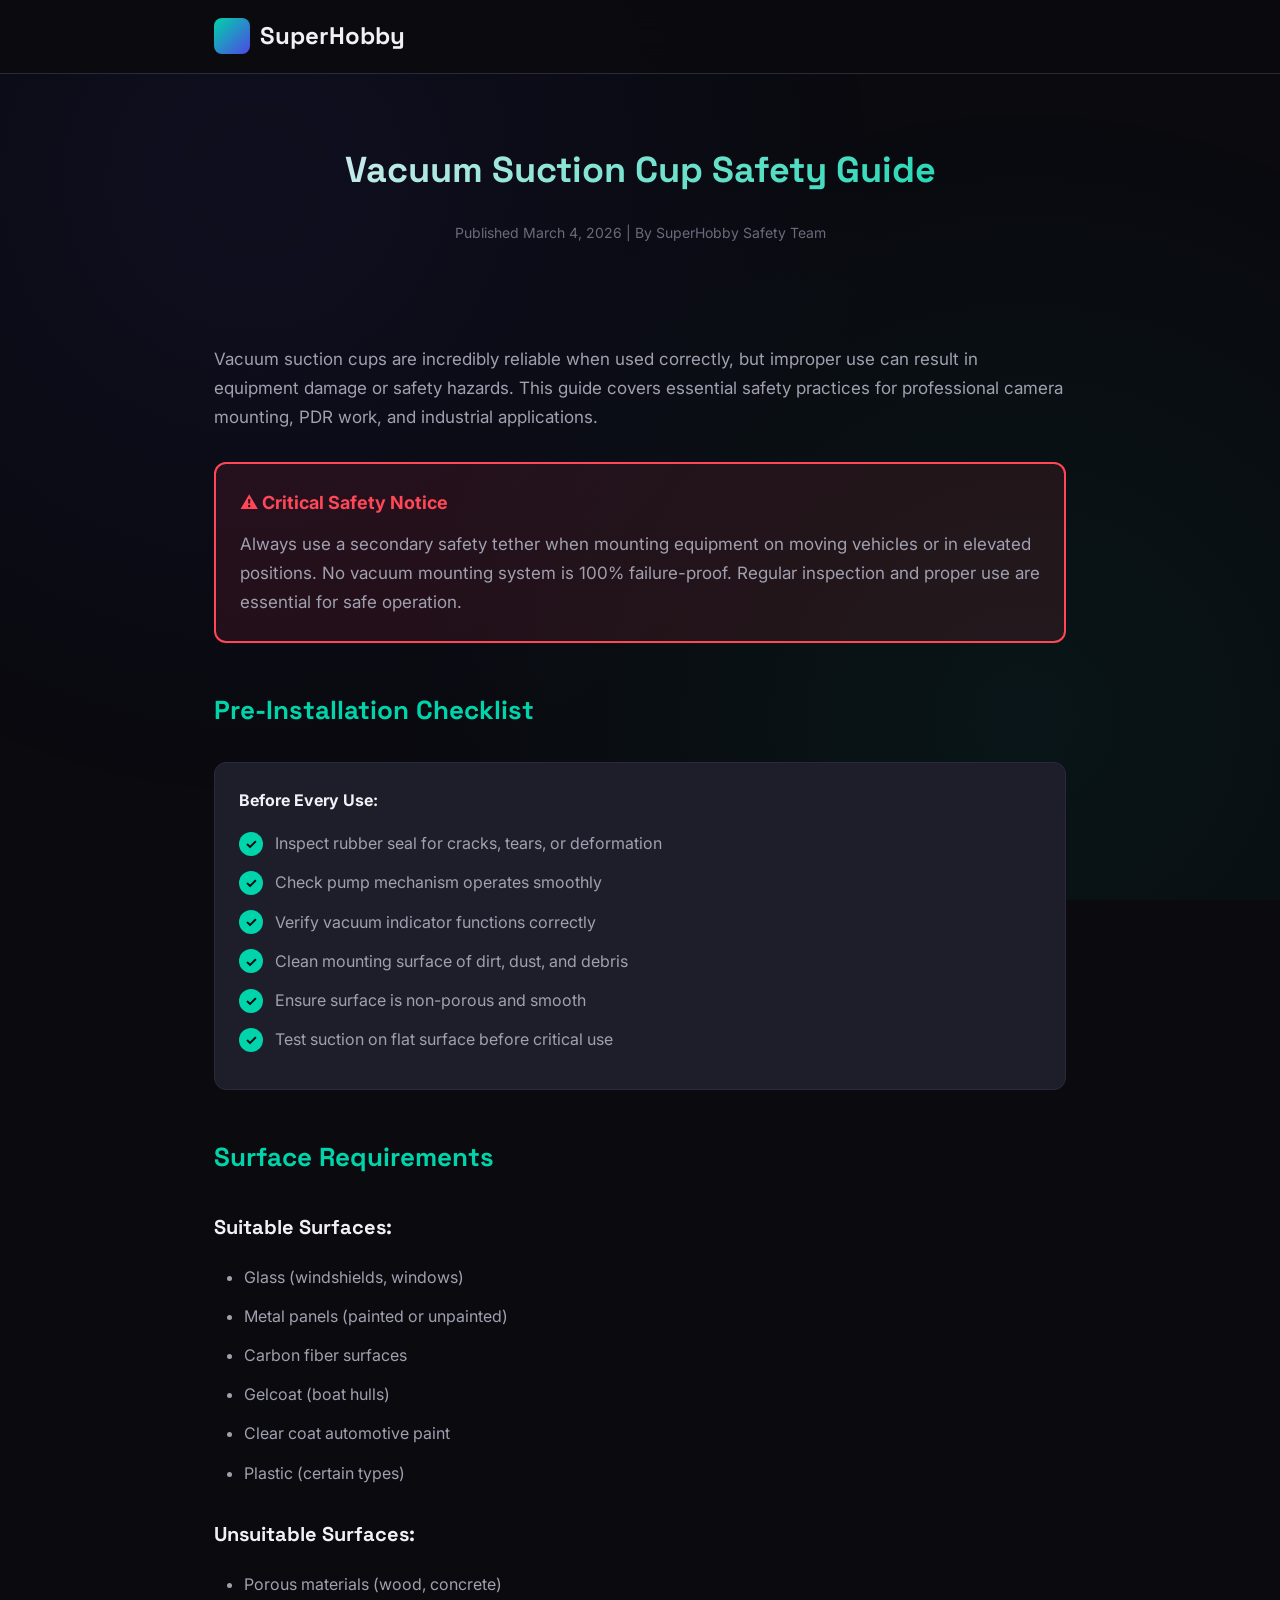
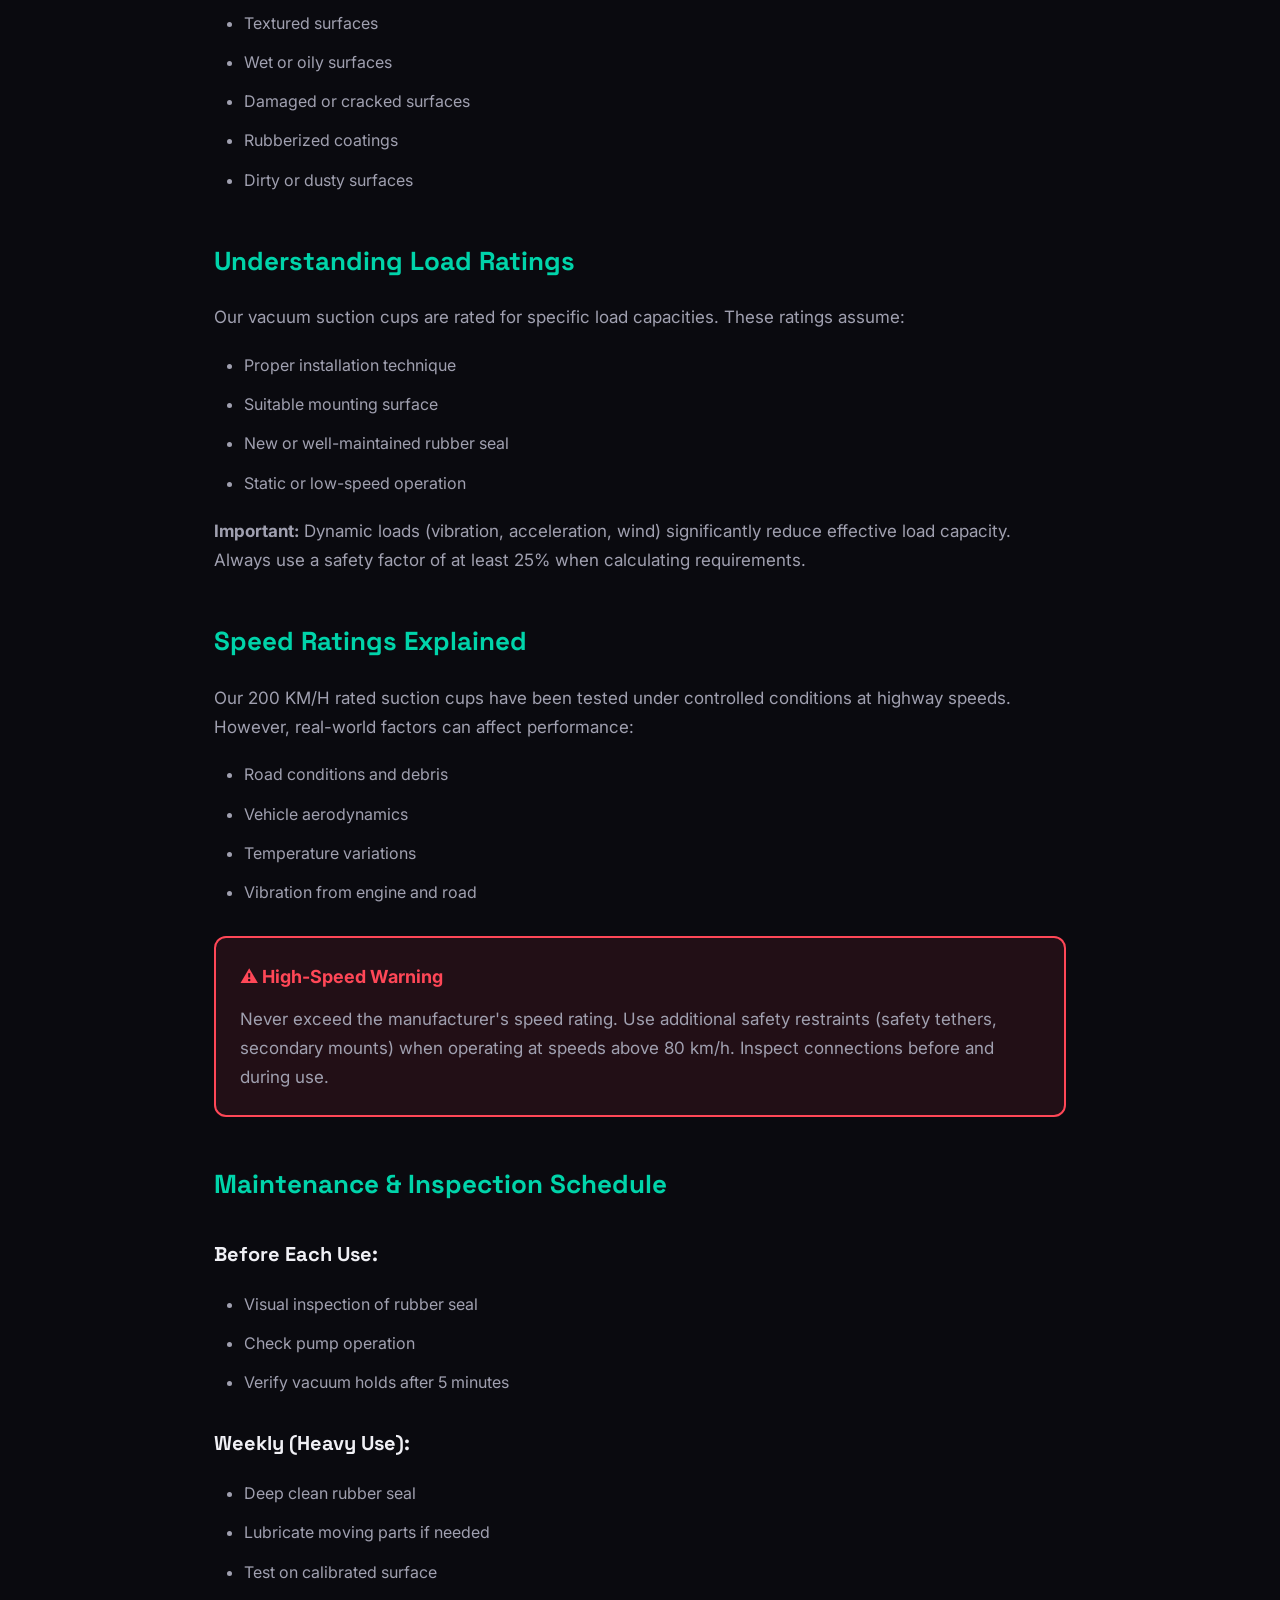
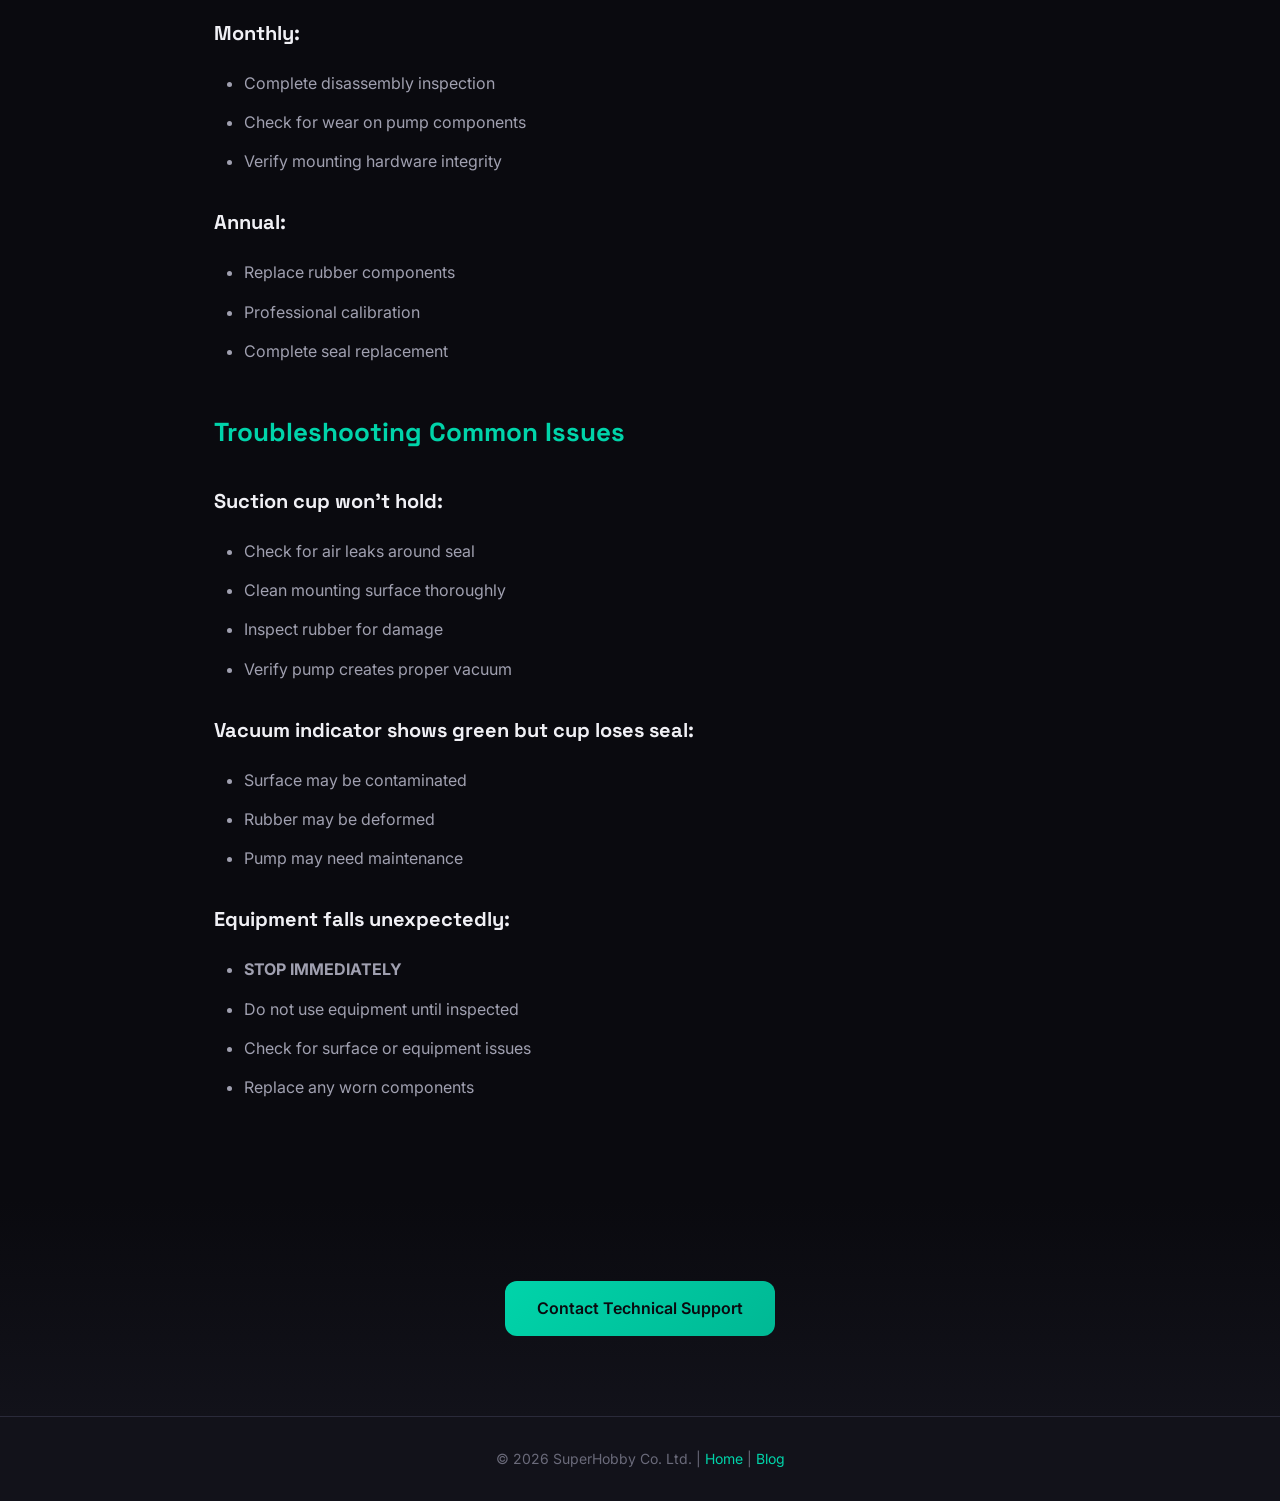
<file: blog/vacuum-safety-guide.html>
<!DOCTYPE html>
<html lang="en">
<head>
    <meta charset="UTF-8">
    <meta name="viewport" content="width=device-width, initial-scale=1.0">
    <title>Vacuum Suction Cup Safety Guide: Best Practices for Professional Use</title>
    <meta name="description" content="Essential safety guidelines for using vacuum suction cups. Learn proper installation, maintenance, and safety protocols for professional camera mounting and industrial applications.">
    <meta name="keywords" content="vacuum suction cup safety, camera mount safety, suction cup warning signs, vacuum mount best practices, safety tether guidelines">
    
    <link rel="canonical" href="https://evacuumcup.com/blog/vacuum-safety-guide.html">
    <link rel="preconnect" href="https://fonts.googleapis.com">
    <link href="https://fonts.googleapis.com/css2?family=Inter:wght@400;500;600;700&family=Space+Grotesk:wght@500;700&display=swap" rel="stylesheet">
    
    <style>
        :root { --color-bg: #0a0a0f; --color-bg-secondary: #12121a; --color-surface: #1e1e2a; --color-border: #2a2a3a; --color-text: #f0f0f5; --color-text-secondary: #a0a0b0; --color-text-muted: #6a6a7a; --color-accent: #00d4aa; --color-primary: #4f46e5; --color-danger: #ff4757; --font-sans: 'Inter', sans-serif; --font-display: 'Space Grotesk', sans-serif; }
        * { margin: 0; padding: 0; box-sizing: border-box; }
        body { font-family: var(--font-sans); background: var(--color-bg); color: var(--color-text); line-height: 1.7; }
        body::before { content: ''; position: fixed; top: 0; left: 0; right: 0; bottom: 0; background: radial-gradient(circle at 20% 20%, rgba(79, 70, 229, 0.08) 0%, transparent 50%), radial-gradient(circle at 80% 80%, rgba(0, 212, 170, 0.06) 0%, transparent 50%); pointer-events: none; z-index: -1; }
        h1, h2, h3 { font-family: var(--font-display); font-weight: 700; }
        .container { max-width: 900px; margin: 0 auto; padding: 0 24px; }
        
        nav { position: fixed; top: 0; left: 0; right: 0; z-index: 1000; background: rgba(10, 10, 15, 0.9); backdrop-filter: blur(20px); border-bottom: 1px solid var(--color-border); }
        .nav-inner { display: flex; align-items: center; justify-content: space-between; padding: 16px 0; }
        .logo { font-family: var(--font-display); font-size: 24px; font-weight: 700; color: var(--color-text); text-decoration: none; display: flex; align-items: center; gap: 10px; }
        .logo-icon { width: 36px; height: 36px; background: linear-gradient(135deg, var(--color-accent), var(--color-primary)); border-radius: 8px; }
        
        .article-header { padding: 140px 0 60px; text-align: center; }
        .article-header h1 { font-size: 36px; margin-bottom: 20px; background: linear-gradient(135deg, var(--color-text) 0%, var(--color-accent) 100%); -webkit-background-clip: text; -webkit-text-fill-color: transparent; }
        .article-meta { color: var(--color-text-muted); font-size: 14px; }
        
        .article-content { padding: 40px 0 80px; }
        .article-content h2 { font-size: 26px; margin: 45px 0 20px; color: var(--color-accent); }
        .article-content h3 { font-size: 20px; margin: 30px 0 15px; }
        .article-content p { font-size: 17px; color: var(--color-text-secondary); margin-bottom: 20px; }
        .article-content ul { margin: 20px 0 20px 30px; color: var(--color-text-secondary); }
        .article-content li { margin-bottom: 12px; }
        
        .warning-box { background: rgba(255, 71, 87, 0.1); border: 2px solid var(--color-danger); border-radius: 12px; padding: 24px; margin: 30px 0; }
        .warning-box h4 { color: var(--color-danger); font-size: 18px; margin-bottom: 12px; display: flex; align-items: center; gap: 10px; }
        .warning-box p { margin-bottom: 0; }
        
        .checklist { background: var(--color-surface); border: 1px solid var(--color-border); border-radius: 12px; padding: 24px; margin: 30px 0; }
        .checklist h4 { margin-bottom: 16px; color: var(--color-text); }
        .checklist ul { margin: 0; }
        .checklist li { display: flex; align-items: center; gap: 12px; margin-bottom: 12px; }
        .check-icon { width: 24px; height: 24px; background: var(--color-accent); border-radius: 50%; display: flex; align-items: center; justify-content: center; color: var(--color-bg); font-size: 14px; font-weight: 700; flex-shrink: 0; }
        
        .cta-section { background: linear-gradient(180deg, var(--color-bg) 0%, var(--color-bg-secondary) 100%); padding: 80px 0; text-align: center; }
        .btn { display: inline-block; background: linear-gradient(135deg, var(--color-accent), #00b894); color: #0a0a0f; padding: 14px 32px; border-radius: 12px; font-weight: 600; text-decoration: none; }
        
        footer { background: var(--color-bg-secondary); border-top: 1px solid var(--color-border); padding: 30px 0; text-align: center; }
        footer p { color: var(--color-text-muted); font-size: 14px; }
        footer a { color: var(--color-accent); text-decoration: none; }
    </style>
</head>
<body>
    <nav>
        <div class="container">
            <div class="nav-inner">
                <a href="/" class="logo"><div class="logo-icon"></div>SuperHobby</a>
            </div>
        </div>
    </nav>

    <article>
        <header class="article-header">
            <div class="container">
                <h1>Vacuum Suction Cup Safety Guide</h1>
                <p class="article-meta">Published March 4, 2026 | By SuperHobby Safety Team</p>
            </div>
        </header>
        
        <div class="article-content">
            <div class="container">
                <p>Vacuum suction cups are incredibly reliable when used correctly, but improper use can result in equipment damage or safety hazards. This guide covers essential safety practices for professional camera mounting, PDR work, and industrial applications.</p>
                
                <div class="warning-box">
                    <h4>⚠️ Critical Safety Notice</h4>
                    <p>Always use a secondary safety tether when mounting equipment on moving vehicles or in elevated positions. No vacuum mounting system is 100% failure-proof. Regular inspection and proper use are essential for safe operation.</p>
                </div>
                
                <h2>Pre-Installation Checklist</h2>
                <div class="checklist">
                    <h4>Before Every Use:</h4>
                    <ul>
                        <li><span class="check-icon">✓</span> Inspect rubber seal for cracks, tears, or deformation</li>
                        <li><span class="check-icon">✓</span> Check pump mechanism operates smoothly</li>
                        <li><span class="check-icon">✓</span> Verify vacuum indicator functions correctly</li>
                        <li><span class="check-icon">✓</span> Clean mounting surface of dirt, dust, and debris</li>
                        <li><span class="check-icon">✓</span> Ensure surface is non-porous and smooth</li>
                        <li><span class="check-icon">✓</span> Test suction on flat surface before critical use</li>
                    </ul>
                </div>
                
                <h2>Surface Requirements</h2>
                <h3> Suitable Surfaces:</h3>
                <ul>
                    <li>Glass (windshields, windows)</li>
                    <li>Metal panels (painted or unpainted)</li>
                    <li>Carbon fiber surfaces</li>
                    <li>Gelcoat (boat hulls)</li>
                    <li>Clear coat automotive paint</li>
                    <li>Plastic (certain types)</li>
                </ul>
                
                <h3>Unsuitable Surfaces:</h3>
                <ul>
                    <li>Porous materials (wood, concrete)</li>
                    <li>Textured surfaces</li>
                    <li>Wet or oily surfaces</li>
                    <li>Damaged or cracked surfaces</li>
                    <li>Rubberized coatings</li>
                    <li>Dirty or dusty surfaces</li>
                </ul>
                
                <h2>Understanding Load Ratings</h2>
                <p>Our vacuum suction cups are rated for specific load capacities. These ratings assume:</p>
                <ul>
                    <li>Proper installation technique</li>
                    <li>Suitable mounting surface</li>
                    <li>New or well-maintained rubber seal</li>
                    <li>Static or low-speed operation</li>
                </ul>
                
                <p><strong>Important:</strong> Dynamic loads (vibration, acceleration, wind) significantly reduce effective load capacity. Always use a safety factor of at least 25% when calculating requirements.</p>
                
                <h2>Speed Ratings Explained</h2>
                <p>Our 200 KM/H rated suction cups have been tested under controlled conditions at highway speeds. However, real-world factors can affect performance:</p>
                <ul>
                    <li>Road conditions and debris</li>
                    <li>Vehicle aerodynamics</li>
                    <li>Temperature variations</li>
                    <li>Vibration from engine and road</li>
                </ul>
                
                <div class="warning-box">
                    <h4>⚠️ High-Speed Warning</h4>
                    <p>Never exceed the manufacturer's speed rating. Use additional safety restraints (safety tethers, secondary mounts) when operating at speeds above 80 km/h. Inspect connections before and during use.</p>
                </div>
                
                <h2>Maintenance & Inspection Schedule</h2>
                <h3>Before Each Use:</h3>
                <ul>
                    <li>Visual inspection of rubber seal</li>
                    <li>Check pump operation</li>
                    <li>Verify vacuum holds after 5 minutes</li>
                </ul>
                
                <h3>Weekly (Heavy Use):</h3>
                <ul>
                    <li>Deep clean rubber seal</li>
                    <li>Lubricate moving parts if needed</li>
                    <li>Test on calibrated surface</li>
                </ul>
                
                <h3>Monthly:</h3>
                <ul>
                    <li>Complete disassembly inspection</li>
                    <li>Check for wear on pump components</li>
                    <li>Verify mounting hardware integrity</li>
                </ul>
                
                <h3>Annual:</h3>
                <ul>
                    <li>Replace rubber components</li>
                    <li>Professional calibration</li>
                    <li>Complete seal replacement</li>
                </ul>
                
                <h2>Troubleshooting Common Issues</h2>
                <h3>Suction cup won't hold:</h3>
                <ul>
                    <li>Check for air leaks around seal</li>
                    <li>Clean mounting surface thoroughly</li>
                    <li>Inspect rubber for damage</li>
                    <li>Verify pump creates proper vacuum</li>
                </ul>
                
                <h3>Vacuum indicator shows green but cup loses seal:</h3>
                <ul>
                    <li>Surface may be contaminated</li>
                    <li>Rubber may be deformed</li>
                    <li>Pump may need maintenance</li>
                </ul>
                
                <h3>Equipment falls unexpectedly:</h3>
                <ul>
                    <li><strong>STOP IMMEDIATELY</strong></li>
                    <li>Do not use equipment until inspected</li>
                    <li>Check for surface or equipment issues</li>
                    <li>Replace any worn components</li>
                </ul>
            </div>
        </div>
        
        <section class="cta-section">
            <div class="container">
                <a href="mailto:sales@superhobby.com" class="btn">Contact Technical Support</a>
            </div>
        </section>
    </article>
    
    <footer>
        <div class="container">
            <p>© 2026 SuperHobby Co. Ltd. | <a href="/">Home</a> | <a href="/blog/">Blog</a></p>
        </div>
    </footer>
</body>
</html>
</file>
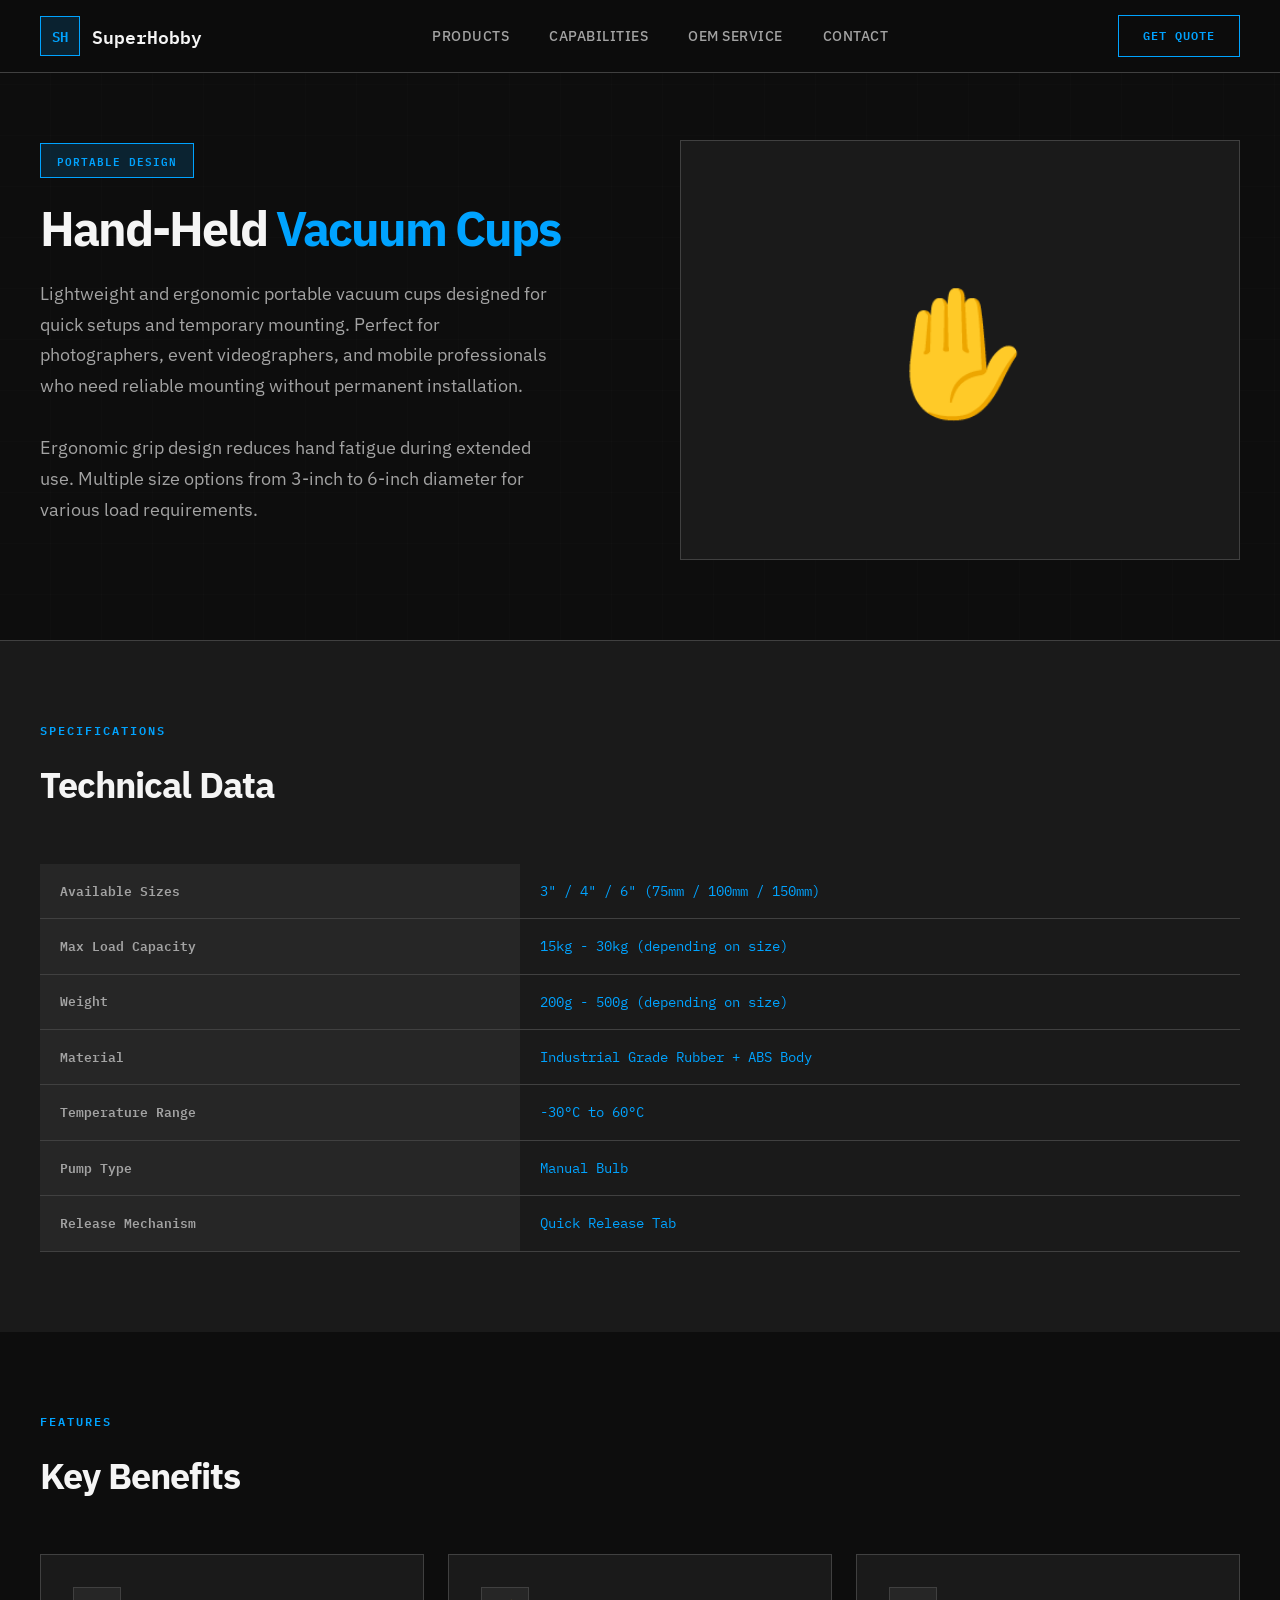
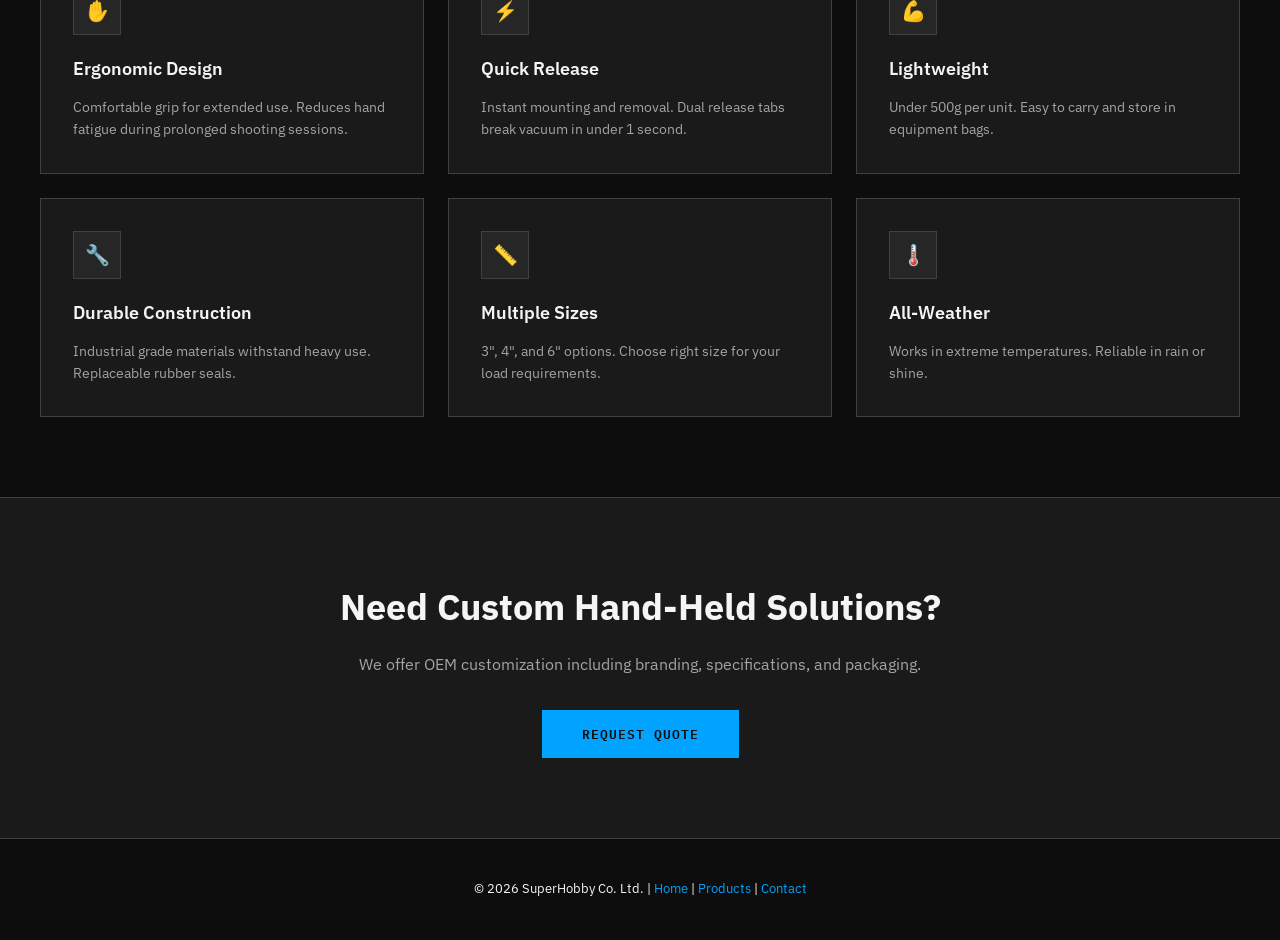
<file: products/hand-held-vacuum-cups.html>
<!DOCTYPE html>
<html lang="en">
<head>
    <meta charset="UTF-8">
    <meta name="viewport" content="width=device-width, initial-scale=1.0">
    <title>Hand-Held Vacuum Cups | Portable Mounting | SuperHobby</title>
    <meta name="description" content="Hand-held vacuum cups for portable mounting. Lightweight and ergonomic design. OEM manufacturer since 2003. ISO 9001 certified.">
    <link rel="preconnect" href="https://fonts.googleapis.com">
    <link href="https://fonts.gstatic.com" crossorigin>
    <link href="https://fonts.googleapis.com/css2?family=IBM+Plex+Sans:wght@400;500;600;700&family=IBM+Plex+Mono:wght@500;600&display=swap" rel="stylesheet">
    <style>
        :root { --bg-primary: #0D0D0D; --bg-secondary: #1A1A1A; --bg-tertiary: #262626; --border: #404040; --text-primary: #F5F5F5; --text-secondary: #A3A3A3; --accent: #00A3FF; --accent-dim: rgba(0, 163, 255, 0.15); --font-main: 'IBM Plex Sans', sans-serif; --font-mono: 'IBM Plex Mono', monospace; }
        * { margin: 0; padding: 0; box-sizing: border-box; }
        body { font-family: var(--font-main); background: var(--bg-primary); color: var(--text-primary); line-height: 1.6; }
        body::before { content: ''; position: fixed; top: 0; left: 0; right: 0; bottom: 0; background: repeating-linear-gradient(0deg, transparent, transparent 50px, rgba(255,255,255,0.01) 50px, rgba(255,255,255,0.01) 51px), repeating-linear-gradient(90deg, transparent, transparent 50px, rgba(255,255,255,0.01) 50px, rgba(255,255,255,0.01) 51px); pointer-events: none; z-index: -1; }
        .container { max-width: 1400px; margin: 0 auto; padding: 0 40px; }
        nav { position: fixed; top: 0; left: 0; right: 0; z-index: 1000; background: rgba(13, 13, 13, 0.95); border-bottom: 1px solid var(--border); }
        .nav-container { display: flex; align-items: center; justify-content: space-between; height: 72px; }
        .logo { display: flex; align-items: center; gap: 12px; text-decoration: none; color: var(--text-primary); }
        .logo-mark { width: 40px; height: 40px; background: var(--accent-dim); border: 1px solid var(--accent); display: flex; align-items: center; justify-content: center; font-family: var(--font-mono); font-weight: 600; font-size: 14px; color: var(--accent); }
        .logo-text { font-family: var(--font-mono); font-size: 18px; font-weight: 600; }
        .nav-menu { display: flex; align-items: center; gap: 40px; list-style: none; }
        .nav-menu a { color: var(--text-secondary); text-decoration: none; font-size: 14px; font-weight: 500; letter-spacing: 0.5px; text-transform: uppercase; }
        .nav-cta { padding: 10px 24px; background: transparent; border: 1px solid var(--accent); color: var(--accent); font-family: var(--font-mono); font-size: 12px; font-weight: 600; letter-spacing: 1px; text-transform: uppercase; text-decoration: none; }
        .hero { padding: 140px 0 80px; border-bottom: 1px solid var(--border); }
        .hero-grid { display: grid; grid-template-columns: 1fr 1fr; gap: 80px; align-items: center; }
        .hero-badge { display: inline-flex; padding: 8px 16px; background: var(--accent-dim); border: 1px solid var(--accent); font-family: var(--font-mono); font-size: 11px; font-weight: 600; letter-spacing: 1px; text-transform: uppercase; color: var(--accent); margin-bottom: 24px; }
        .hero h1 { font-size: 48px; font-weight: 700; line-height: 1.1; margin-bottom: 24px; letter-spacing: -2px; }
        .hero h1 .accent { color: var(--accent); }
        .hero-desc { font-size: 18px; color: var(--text-secondary); margin-bottom: 32px; max-width: 520px; line-height: 1.7; }
        .hero-image { aspect-ratio: 4/3; background: var(--bg-secondary); border: 1px solid var(--border); display: flex; align-items: center; justify-content: center; font-size: 120px; }
        .section { padding: 80px 0; }
        .section-dark { background: var(--bg-secondary); }
        .section-header { margin-bottom: 50px; }
        .section-label { font-family: var(--font-mono); font-size: 12px; font-weight: 600; letter-spacing: 2px; text-transform: uppercase; color: var(--accent); margin-bottom: 16px; }
        .section-title { font-size: 36px; font-weight: 700; letter-spacing: -1px; margin-bottom: 16px; }
        .features-grid { display: grid; grid-template-columns: repeat(3, 1fr); gap: 24px; }
        .feature-card { padding: 32px; background: var(--bg-secondary); border: 1px solid var(--border); }
        .feature-icon { width: 48px; height: 48px; margin-bottom: 20px; background: var(--bg-tertiary); border: 1px solid var(--border); display: flex; align-items: center; justify-content: center; font-size: 20px; }
        .feature-card h3 { font-size: 18px; font-weight: 600; margin-bottom: 12px; }
        .feature-card p { font-size: 14px; color: var(--text-secondary); line-height: 1.6; }
        .specs-table { width: 100%; border-collapse: collapse; }
        .specs-table th, .specs-table td { padding: 16px 20px; text-align: left; border-bottom: 1px solid var(--border); }
        .specs-table th { background: var(--bg-tertiary); font-family: var(--font-mono); font-size: 13px; font-weight: 600; color: var(--text-secondary); width: 40%; }
        .specs-table td { font-family: var(--font-mono); font-size: 14px; color: var(--accent); }
        .cta-section { padding: 80px 0; background: var(--bg-secondary); border-top: 1px solid var(--border); text-align: center; }
        .cta-title { font-size: 36px; font-weight: 700; margin-bottom: 16px; }
        .cta-desc { font-size: 16px; color: var(--text-secondary); margin-bottom: 32px; }
        .cta-button { display: inline-block; padding: 14px 40px; background: var(--accent); color: var(--bg-primary); font-family: var(--font-mono); font-size: 13px; font-weight: 600; letter-spacing: 1px; text-transform: uppercase; text-decoration: none; }
        footer { padding: 40px 0; background: var(--bg-primary); border-top: 1px solid var(--border); text-align: center; }
        footer p { color: var(--text-muted); font-size: 13px; }
        footer a { color: var(--accent); text-decoration: none; }
        @media (max-width: 1024px) { .hero-grid { grid-template-columns: 1fr; } .features-grid { grid-template-columns: repeat(2, 1fr); } }
        @media (max-width: 768px) { .container { padding: 0 24px; } .nav-menu { display: none; } .hero h1 { font-size: 32px; } .features-grid { grid-template-columns: 1fr; } }
    </style>
</head>
<body>
    <nav>
        <div class="container nav-container">
            <a href="/" class="logo"><div class="logo-mark">SH</div><span class="logo-text">SuperHobby</span></a>
            <ul class="nav-menu">
                <li><a href="/#products">Products</a></li>
                <li><a href="/#capabilities">Capabilities</a></li>
                <li><a href="/#oem">OEM Service</a></li>
                <li><a href="#contact">Contact</a></li>
            </ul>
            <a href="#contact" class="nav-cta">Get Quote</a>
        </div>
    </nav>

    <section class="hero">
        <div class="container">
            <div class="hero-grid">
                <div>
                    <div class="hero-badge">Portable Design</div>
                    <h1>Hand-Held <span class="accent">Vacuum Cups</span></h1>
                    <p class="hero-desc">Lightweight and ergonomic portable vacuum cups designed for quick setups and temporary mounting. Perfect for photographers, event videographers, and mobile professionals who need reliable mounting without permanent installation.</p>
                    <p class="hero-desc">Ergonomic grip design reduces hand fatigue during extended use. Multiple size options from 3-inch to 6-inch diameter for various load requirements.</p>
                </div>
                <div class="hero-image">✋</div>
            </div>
        </div>
    </section>

    <section class="section section-dark">
        <div class="container">
            <div class="section-header"><div class="section-label">Specifications</div><h2 class="section-title">Technical Data</h2></div>
            <table class="specs-table">
                <tr><th>Available Sizes</th><td>3" / 4" / 6" (75mm / 100mm / 150mm)</td></tr>
                <tr><th>Max Load Capacity</th><td>15kg - 30kg (depending on size)</td></tr>
                <tr><th>Weight</th><td>200g - 500g (depending on size)</td></tr>
                <tr><th>Material</th><td>Industrial Grade Rubber + ABS Body</td></tr>
                <tr><th>Temperature Range</th><td>-30°C to 60°C</td></tr>
                <tr><th>Pump Type</th><td>Manual Bulb</td></tr>
                <tr><th>Release Mechanism</th><td>Quick Release Tab</td></tr>
            </table>
        </div>
    </section>

    <section class="section">
        <div class="container">
            <div class="section-header"><div class="section-label">Features</div><h2 class="section-title">Key Benefits</h2></div>
            <div class="features-grid">
                <div class="feature-card"><div class="feature-icon">✋</div><h3>Ergonomic Design</h3><p>Comfortable grip for extended use. Reduces hand fatigue during prolonged shooting sessions.</p></div>
                <div class="feature-card"><div class="feature-icon">⚡</div><h3>Quick Release</h3><p>Instant mounting and removal. Dual release tabs break vacuum in under 1 second.</p></div>
                <div class="feature-card"><div class="feature-icon">💪</div><h3>Lightweight</h3><p>Under 500g per unit. Easy to carry and store in equipment bags.</p></div>
                <div class="feature-card"><div class="feature-icon">🔧</div><h3>Durable Construction</h3><p>Industrial grade materials withstand heavy use. Replaceable rubber seals.</p></div>
                <div class="feature-card"><div class="feature-icon">📏</div><h3>Multiple Sizes</h3><p>3", 4", and 6" options. Choose right size for your load requirements.</p></div>
                <div class="feature-card"><div class="feature-icon">🌡️</div><h3>All-Weather</h3><p>Works in extreme temperatures. Reliable in rain or shine.</p></div>
            </div>
        </div>
    </section>

    <section id="contact" class="cta-section">
        <div class="container">
            <h2 class="cta-title">Need Custom Hand-Held Solutions?</h2>
            <p class="cta-desc">We offer OEM customization including branding, specifications, and packaging.</p>
            <a href="mailto:sales@superhobby.com" class="cta-button">Request Quote</a>
        </div>
    </section>

    <footer><div class="container"><p>© 2026 SuperHobby Co. Ltd. | <a href="/">Home</a> | <a href="/#products">Products</a> | <a href="#contact">Contact</a></p></div></footer>
</body>
</html>
</file>
